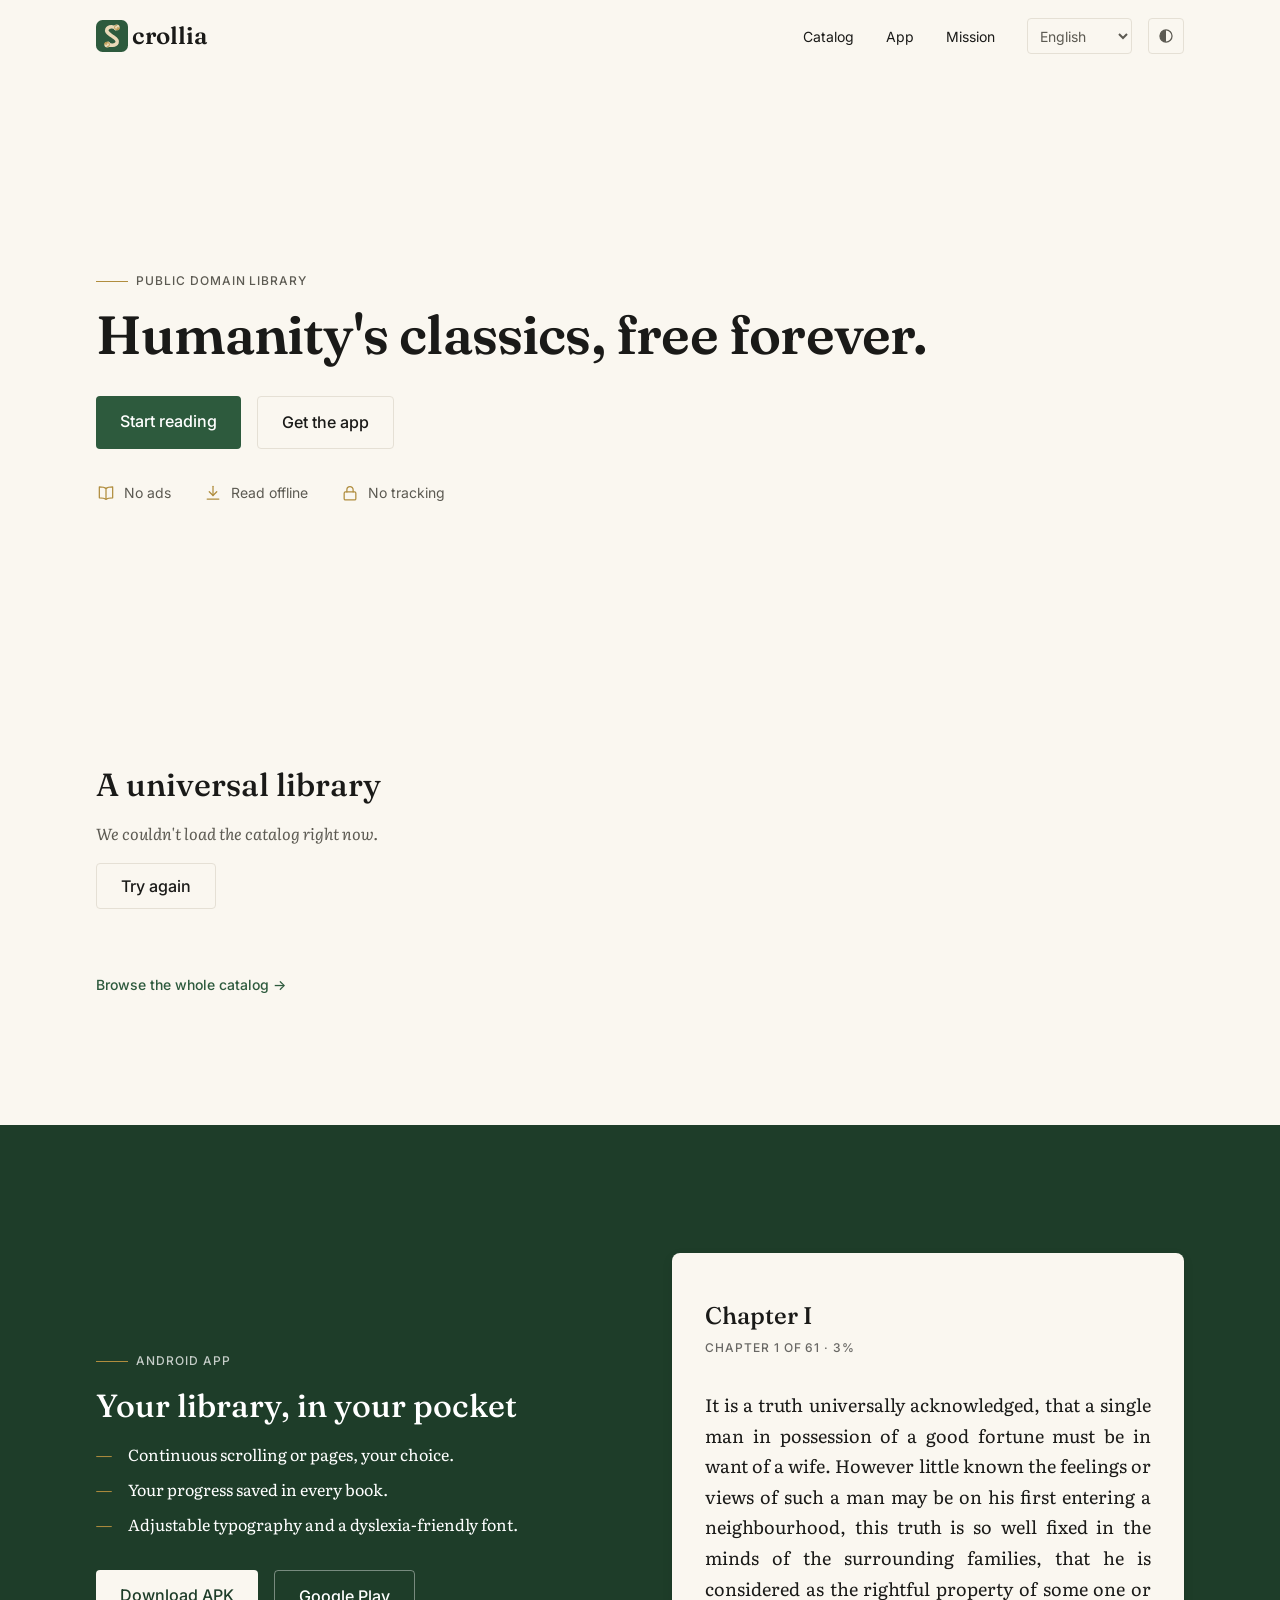
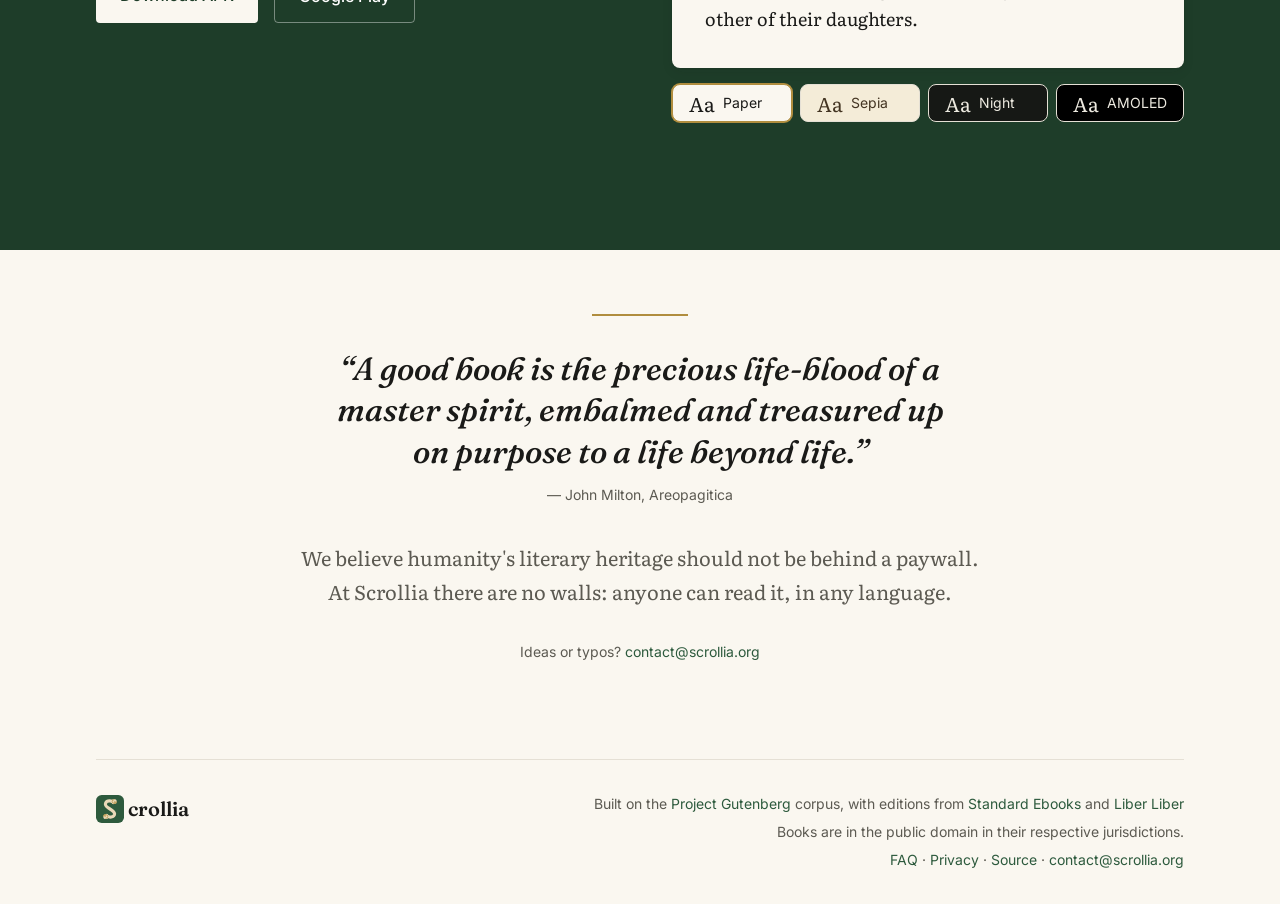
<file: index.html>
<!DOCTYPE html>
<html lang="es" data-i18n-description="meta.description">
<head>
  <meta charset="UTF-8">
  <meta name="viewport" content="width=device-width, initial-scale=1.0">
  <title>Scrollia</title>
  <meta name="description" content="Biblioteca libre de los clásicos universales. Lee en la web o en la app, sin anuncios, para siempre.">

  <meta name="scrollia-api" content="https://api.scrollia.org">
  <meta name="color-scheme" content="light dark">
  <meta name="theme-color" content="#FAF7F0" media="(prefers-color-scheme: light)">
  <meta name="theme-color" content="#161815" media="(prefers-color-scheme: dark)">

  <link rel="icon" href="assets/icons/favicon.svg" type="image/svg+xml">
  <link rel="icon" href="assets/icons/favicon-32.png" sizes="32x32" type="image/png">
  <link rel="apple-touch-icon" href="assets/icons/apple-touch-icon.png">
  <link rel="manifest" href="site.webmanifest">

  <meta property="og:type" content="website">
  <meta property="og:site_name" content="Scrollia">
  <meta property="og:title" content="Scrollia">
  <meta property="og:description" content="Biblioteca libre de los clásicos universales. Sin anuncios, para siempre.">
  <meta property="og:image" content="https://scrollia.org/assets/og-image.jpg">
  <meta property="og:image:width" content="1200">
  <meta property="og:image:height" content="630">
  <meta name="twitter:card" content="summary_large_image">

  <script type="application/ld+json">
  {
    "@context": "https://schema.org",
    "@graph": [
      {
        "@type": "Organization",
        "@id": "https://scrollia.org/#organization",
        "name": "Scrollia",
        "url": "https://scrollia.org/",
        "logo": "https://scrollia.org/assets/icons/icon-512.png",
        "sameAs": [
          "https://github.com/scrollia-org/scrollia-web",
          "https://github.com/scrollia-org/scrollia-android"
        ]
      },
      {
        "@type": "WebSite",
        "@id": "https://scrollia.org/#website",
        "name": "Scrollia",
        "url": "https://scrollia.org/",
        "description": "A free library of public-domain classics. No ads, no accounts.",
        "publisher": { "@id": "https://scrollia.org/#organization" },
        "inLanguage": ["es", "en", "fr", "de", "pt", "it", "zh"]
      }
    ]
  }
  </script>

  <script>
    (function () {
      var pref;
      try { pref = localStorage.getItem("scrollia-theme"); } catch (_) {}
      if (pref !== "light" && pref !== "dark" && pref !== "amoled" && pref !== "auto") {
        pref = "auto";
      }
      var theme = pref === "auto"
        ? (matchMedia("(prefers-color-scheme: dark)").matches ? "dark" : "light")
        : pref;
      var root = document.documentElement;
      root.dataset.themePref = pref;
      root.dataset.theme = theme;
    })();
  </script>

  <link rel="preload" href="assets/fonts/fraunces-semibold.woff2" as="font" type="font/woff2" crossorigin>
  <link rel="preload" href="assets/fonts/literata-regular.woff2" as="font" type="font/woff2" crossorigin>
  <link rel="stylesheet" href="fonts.css">
  <link rel="stylesheet" href="tokens.css?v=2">
  <link rel="stylesheet" href="styles.css?v=16">
</head>
<body>

  <a class="skip-link" href="#contenido" data-i18n="nav.skip">Saltar al contenido</a>

  <header class="nav">
    <a class="nav__logo" href="#" aria-label="Scrollia">
      <img src="assets/icons/favicon.svg" alt="" width="32" height="32">
      <span aria-hidden="true">crollia</span>
    </a>
    <nav class="nav__links" aria-label="Principal" data-i18n-aria="nav.label">
      <a href="catalog.html" data-i18n="nav.catalog">Catálogo</a>
      <a href="#app" data-i18n="nav.app">App</a>
      <a href="#mision" data-i18n="nav.mission">Misión</a>
    </nav>
    <div class="nav__tools">
      <select class="nav__lang" aria-label="Idioma" data-i18n-aria="nav.language">
        <option value="es" lang="es">Español</option>
        <option value="en" lang="en">English</option>
        <option value="fr" lang="fr">Français</option>
        <option value="de" lang="de">Deutsch</option>
        <option value="pt" lang="pt">Português</option>
        <option value="it" lang="it">Italiano</option>
        <option value="zh" lang="zh-Hans">中文</option>
      </select>
      <div class="theme-picker">
        <button type="button" class="nav__theme" aria-label="Tema" data-i18n-aria="nav.theme"
          aria-haspopup="listbox" aria-expanded="false" aria-controls="theme-menu">
          <svg class="icon icon--auto" viewBox="0 0 24 24" aria-hidden="true"><circle cx="12" cy="12" r="7.25"/><path class="icon__fill" d="M12 4.75a7.25 7.25 0 0 0 0 14.5z"/></svg>
          <svg class="icon icon--sun" viewBox="0 0 24 24" aria-hidden="true"><circle cx="12" cy="12" r="4"/><path d="M12 2.75v2M12 19.25v2M4.75 12h-2M21.25 12h-2M6.9 6.9 5.5 5.5M18.5 18.5l-1.4-1.4M6.9 17.1l-1.4 1.4M18.5 5.5l-1.4 1.4"/></svg>
          <svg class="icon icon--moon" viewBox="0 0 24 24" aria-hidden="true"><path d="M20 14.5A8 8 0 0 1 9.5 4a8 8 0 1 0 10.5 10.5z"/></svg>
          <svg class="icon icon--amoled" viewBox="0 0 24 24" aria-hidden="true"><circle cx="12" cy="12" r="7.25"/><circle class="icon__fill" cx="12" cy="12" r="4.5"/></svg>
        </button>
        <div class="theme-menu" id="theme-menu" role="listbox" hidden>
          <button type="button" class="theme-menu__option" role="option" data-theme-option="auto" aria-selected="false">
            <span class="theme-menu__swatch theme-menu__swatch--auto" aria-hidden="true"></span>
            <span data-i18n="nav.themeAuto">Automático</span>
          </button>
          <button type="button" class="theme-menu__option" role="option" data-theme-option="light" aria-selected="false">
            <span class="theme-menu__swatch theme-menu__swatch--light" aria-hidden="true"></span>
            <span data-i18n="nav.themeLight">Claro</span>
          </button>
          <button type="button" class="theme-menu__option" role="option" data-theme-option="dark" aria-selected="false">
            <span class="theme-menu__swatch theme-menu__swatch--dark" aria-hidden="true"></span>
            <span data-i18n="nav.themeDark">Oscuro</span>
          </button>
          <button type="button" class="theme-menu__option" role="option" data-theme-option="amoled" aria-selected="false">
            <span class="theme-menu__swatch theme-menu__swatch--amoled" aria-hidden="true"></span>
            <span data-i18n="nav.themeAmoled">AMOLED</span>
          </button>
        </div>
      </div>
    </div>
  </header>

  <main id="contenido">
    <!-- Continue reading: the reader's own books come before the catalog -->
    <section class="continue" aria-labelledby="seguir" hidden>
      <h2 id="seguir" class="caption" data-i18n="continue.title">Seguir leyendo</h2>
      <ol class="continue__rail"></ol>
    </section>

    <!-- Hero: prominent typography and original artwork for each edition -->
    <section class="hero">
      <div class="hero__text">
        <p class="caption" data-i18n="hero.kicker">Biblioteca de dominio público</p>
        <h1 data-i18n="hero.title">Los clásicos de la humanidad, gratis y para siempre.</h1>
        <div class="hero__actions">
          <a class="btn btn--primary" href="catalog.html" data-i18n="hero.ctaCatalog">Empezar a leer</a>
          <a class="btn btn--secondary" href="#app" data-i18n="hero.ctaApp">Descargar la app</a>
        </div>
        <!-- Key benefits beside the button, with fine 1.5px line icons -->
        <ul class="hero__proof">
          <li><svg class="hero__icon" viewBox="0 0 24 24" aria-hidden="true"><path d="M12 6.5C10.5 5.3 8.3 4.75 4 4.75v13c4.3 0 6.5.55 8 1.75 1.5-1.2 3.7-1.75 8-1.75v-13c-4.3 0-6.5.55-8 1.75z"/><path d="M12 6.5v13"/></svg><span data-i18n="feat.free.title">Sin anuncios</span></li>
          <li><svg class="hero__icon" viewBox="0 0 24 24" aria-hidden="true"><path d="M12 4v11"/><path d="m7.5 10.5 4.5 4.5 4.5-4.5"/><path d="M5 19.25h14"/></svg><span data-i18n="feat.offline.title">Lee sin conexión</span></li>
          <li><svg class="hero__icon" viewBox="0 0 24 24" aria-hidden="true"><rect x="5" y="10.75" width="14" height="9.5" rx="1.5"/><path d="M8.25 10.75V8a3.75 3.75 0 0 1 7.5 0v2.75"/></svg><span data-i18n="feat.private.title">Sin rastreo</span></li>
        </ul>
      </div>
      <!-- Covers of the most-read works, served by the API (/site) -->
      <div class="hero__covers" aria-hidden="true">
        <span class="cover-placeholder"></span>
        <span class="cover-placeholder"></span>
        <span class="cover-placeholder"></span>
      </div>
    </section>

    <!-- Catalog: book cards with covers -->
    <section id="catalogo" class="section">
      <h2 data-i18n="catalog.title">Una biblioteca universal</h2>
      <p class="catalog__count" data-i18n="catalog.loading">Cargando catálogo…</p>

      <!-- Loading placeholders, results, or an error with Retry -->
      <div class="shelf shelf--featured" aria-busy="true">
        <noscript><p class="shelf__message">Activa JavaScript para ver el catálogo.</p></noscript>
      </div>
      <div class="shelf__error" hidden>
        <p class="shelf__message" data-i18n="catalog.error">No pudimos cargar el catálogo ahora mismo.</p>
        <button type="button" class="btn btn--secondary" data-i18n="catalog.retry">Reintentar</button>
      </div>

      <section class="catalog__recent" aria-labelledby="recien" hidden>
        <h2 id="recien" class="caption" data-i18n="catalog.recent">Recién llegados</h2>
        <div class="shelf shelf--recent"></div>
        <a class="catalog__all" href="catalog.html?sort=added&amp;lang=all" data-i18n="catalog.recentAll">Ver las novedades</a>
      </section>

      <a class="catalog__all catalog__all--main" href="catalog.html" data-i18n="catalog.all">Ver todo el catálogo</a>
    </section>

    <!-- App: the reader preview itself is the control;
         the color band is the page's only visual break -->
    <div class="band">
    <section id="app" class="section section--app">
      <div class="app__text">
        <p class="caption" data-i18n="app.kicker">App para Android</p>
        <h2 data-i18n="app.title">Tu biblioteca, en el bolsillo</h2>
        <ul class="app__list">
          <li data-i18n="app.point1">Desplazamiento continuo o páginas, como prefieras.</li>
          <li data-i18n="app.point2">Tu progreso guardado en cada libro.</li>
          <li data-i18n="app.point3">Tipografía ajustable y modo para dislexia.</li>
        </ul>
        <div class="app__actions">
          <a class="btn btn--primary" href="https://github.com/scrollia-org/scrollia-android/releases/latest/download/Scrollia.apk" rel="noopener" data-i18n="app.download">Descargar APK</a>
          <a class="btn btn--secondary" href="https://play.google.com/store/apps/details?id=org.scrollia.app&amp;pcampaignid=web_share" rel="noopener" data-i18n="app.play">Google Play</a>
        </div>
      </div>

      <div class="reader-demo" data-reader-theme="paper">
        <div class="reader-demo__page">
          <p class="reader-demo__chapter" data-i18n="app.readerChapter">Capítulo primero</p>
          <p class="reader-demo__meta" data-i18n="app.readerMeta">Capítulo 1 de 52 · 3 %</p>
          <p class="reader-demo__text" data-i18n="app.readerText">En un lugar de la Mancha, de cuyo nombre no quiero acordarme, no ha mucho tiempo que vivía un hidalgo de los de lanza en astillero, adarga antigua, rocín flaco y galgo corredor. Una olla de algo más vaca que carnero, salpicón las más noches, duelos y quebrantos los sábados, lantejas los viernes, algún palomino de añadidura los domingos, consumían las tres partes de su hacienda.</p>
        </div>
        <div class="reader-demo__themes" role="radiogroup" aria-label="Tema de lectura" data-i18n-aria="app.themeLabel">
          <button type="button" role="radio" aria-checked="true" class="swatch" data-reader-theme="paper" data-reader-option="paper">
            <span class="swatch__sample" aria-hidden="true">Aa</span>
            <span data-i18n="app.themePaper">Papel</span>
          </button>
          <button type="button" role="radio" aria-checked="false" class="swatch" data-reader-theme="sepia" data-reader-option="sepia">
            <span class="swatch__sample" aria-hidden="true">Aa</span>
            <span data-i18n="app.themeSepia">Sepia</span>
          </button>
          <button type="button" role="radio" aria-checked="false" class="swatch" data-reader-theme="night" data-reader-option="night">
            <span class="swatch__sample" aria-hidden="true">Aa</span>
            <span data-i18n="app.themeNight">Nocturno</span>
          </button>
          <button type="button" role="radio" aria-checked="false" class="swatch" data-reader-theme="amoled" data-reader-option="amoled">
            <span class="swatch__sample" aria-hidden="true">Aa</span>
            <span data-i18n="app.themeAmoled">AMOLED</span>
          </button>
        </div>
      </div>
    </section>
    </div>

    <!-- Mission -->
    <section id="mision" class="section section--mision">
      <blockquote class="quote">
        <p data-i18n="mission.quote">«El que lee mucho y anda mucho, ve mucho y sabe mucho.»</p>
        <cite data-i18n="mission.quoteCite">— Miguel de Cervantes, Don Quijote</cite>
      </blockquote>
      <p class="section__intro" data-i18n="mission.text">Creemos que el patrimonio literario de la humanidad no debe estar tras un muro de pago. En Scrollia no hay muros: cualquier persona puede leerlo, en cualquier idioma.</p>
      <p class="mission__contact" data-i18n="mission.contact">¿Ideas o erratas? <a href="mailto:contact@scrollia.org">contact@scrollia.org</a></p>
    </section>
  </main>

  <footer class="footer">
    <div class="footer__brand">
      <img src="assets/icons/favicon.svg" alt="Scrollia" width="28" height="28">
      <span aria-hidden="true">crollia</span>
    </div>
    <div class="footer__text">
      <p data-i18n="footer.built">Construido sobre el corpus del <a href="https://www.gutenberg.org" rel="noopener">Project Gutenberg</a>, con ediciones de <a href="https://standardebooks.org" rel="noopener">Standard Ebooks</a> y <a href="https://www.liberliber.it" rel="noopener">Liber Liber</a></p>
      <p class="fine" data-i18n="footer.legal">Los libros son de dominio público en sus jurisdicciones correspondientes.</p>
      <p class="fine"><a href="faq/" data-i18n="footer.faq">Preguntas frecuentes</a> · <a href="privacy/" data-i18n="footer.privacy">Privacidad</a> · <a href="https://github.com/scrollia-org" rel="noopener" data-i18n="footer.code">Código</a> · <a href="mailto:contact@scrollia.org">contact@scrollia.org</a></p>
    </div>
  </footer>

  <script src="i18n.js?v=2"></script>
  <script src="app.js"></script>
  <script type="module" src="catalog.js"></script>
  <script type="module" src="continue.js"></script>
</body>
</html>
</file>
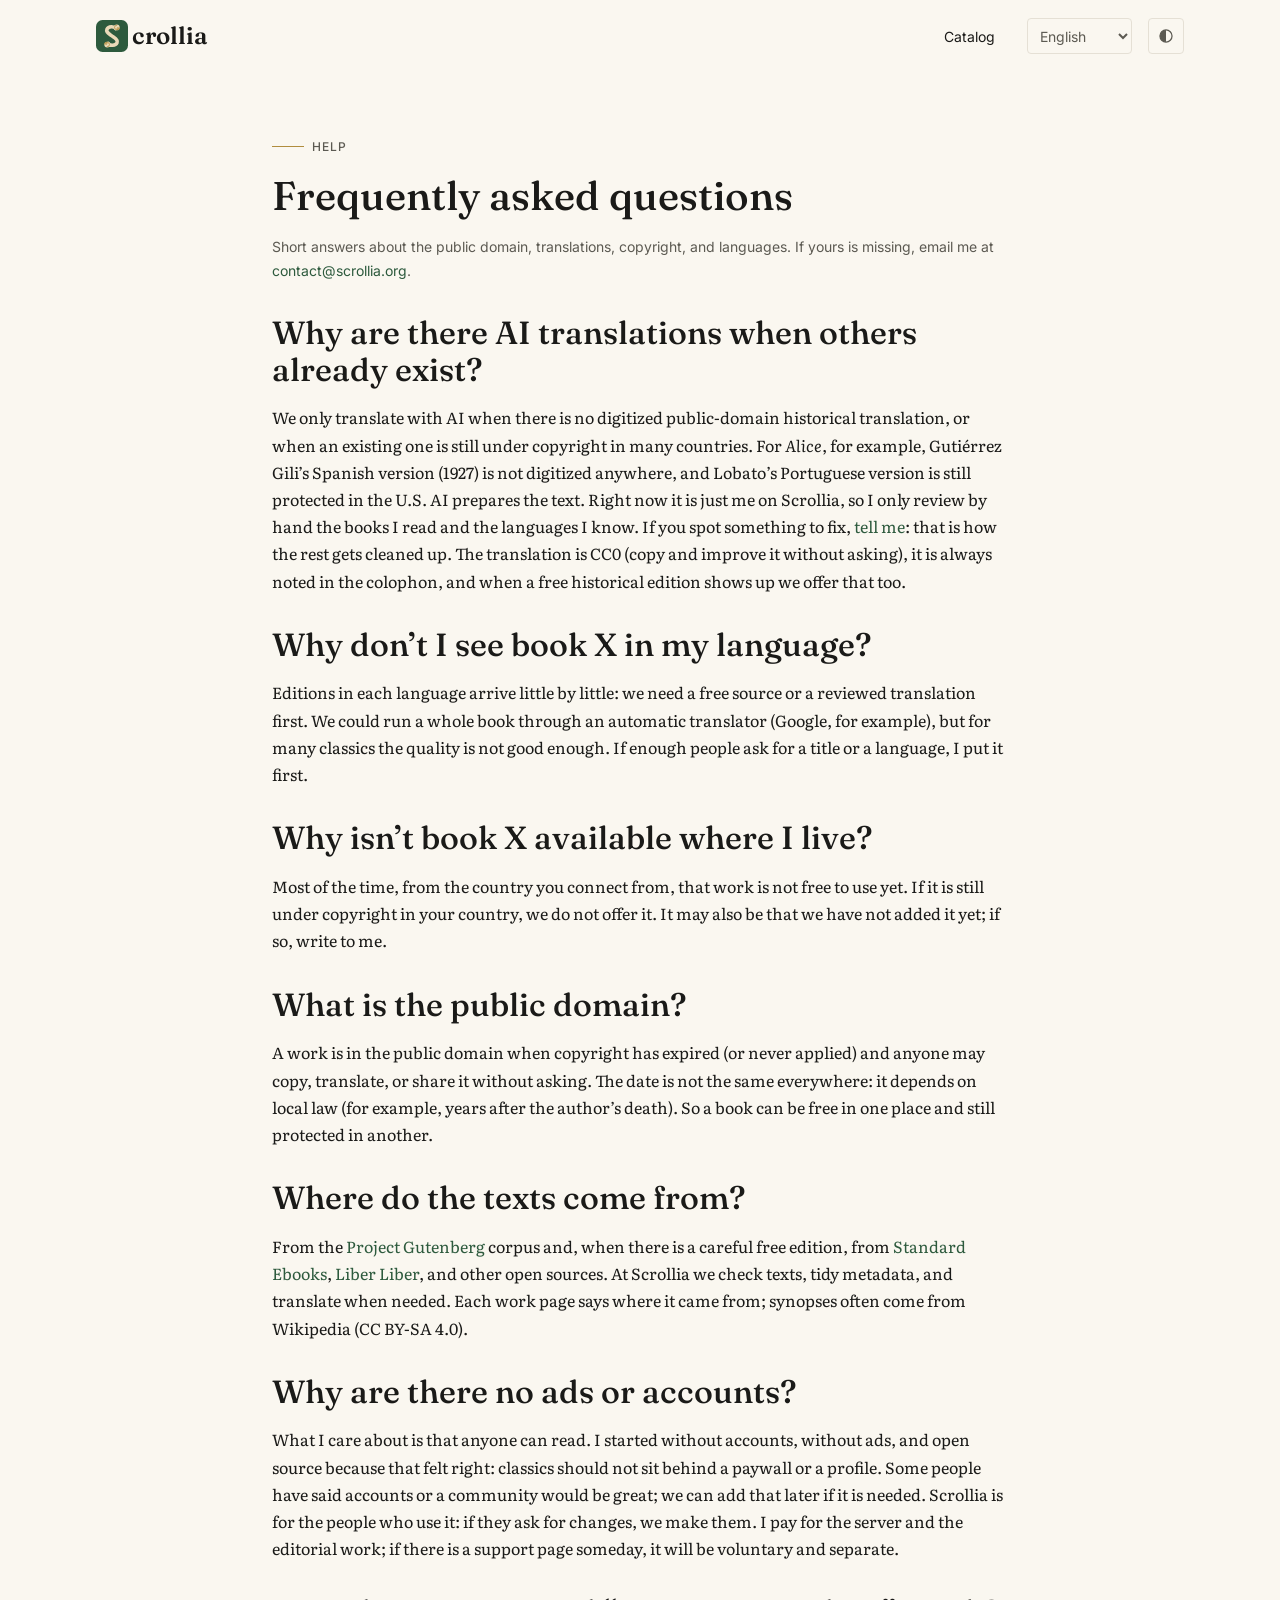
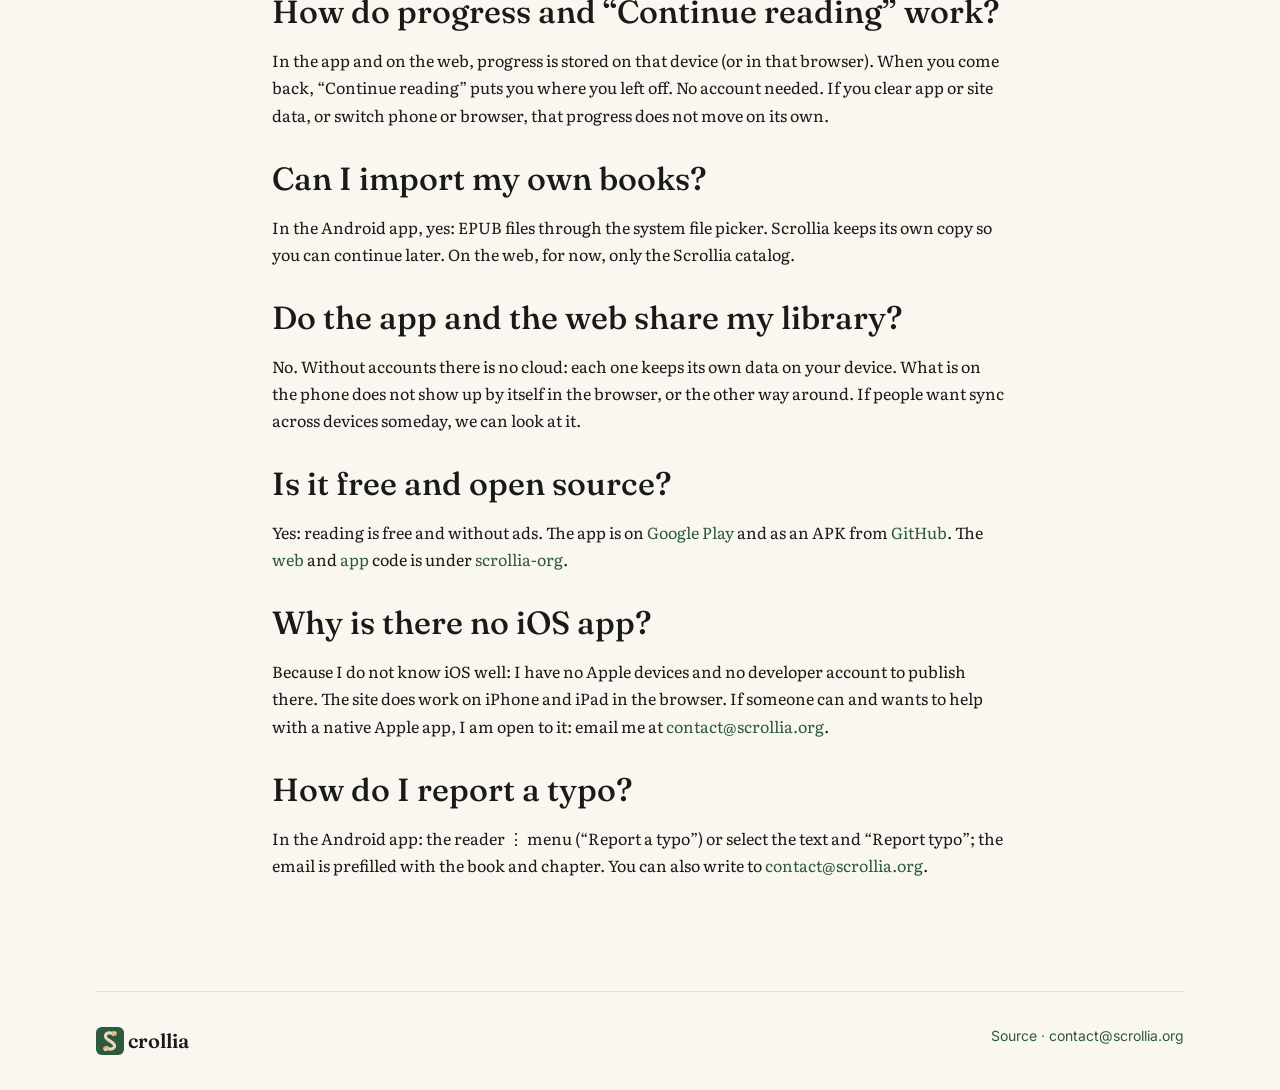
<file: faq/index.html>
<!DOCTYPE html>
<html lang="es" data-i18n-base="../lang" data-i18n-title="faq.docTitle" data-i18n-description="faq.description">
<head>
  <meta charset="UTF-8">
  <meta name="viewport" content="width=device-width, initial-scale=1.0">
  <title>Preguntas frecuentes - Scrollia</title>
  <meta name="description" content="Preguntas frecuentes sobre Scrollia: traducciones, derechos e idiomas.">
  <meta name="color-scheme" content="light dark">
  <link rel="icon" href="../assets/icons/favicon.svg" type="image/svg+xml">
  <script>
    (function () {
      var pref;
      try { pref = localStorage.getItem("scrollia-theme"); } catch (_) {}
      if (pref !== "light" && pref !== "dark" && pref !== "amoled" && pref !== "auto") {
        pref = "auto";
      }
      var theme = pref === "auto"
        ? (matchMedia("(prefers-color-scheme: dark)").matches ? "dark" : "light")
        : pref;
      var root = document.documentElement;
      root.dataset.themePref = pref;
      root.dataset.theme = theme;
    })();
  </script>
  <link rel="stylesheet" href="../fonts.css">
  <link rel="stylesheet" href="../tokens.css?v=2">
  <link rel="stylesheet" href="../styles.css?v=16">
</head>
<body>
  <a class="skip-link" href="#contenido" data-i18n="nav.skip">Saltar al contenido</a>
  <header class="nav">
    <a class="nav__logo" href="../" aria-label="Scrollia">
      <img src="../assets/icons/favicon.svg" alt="" width="32" height="32">
      <span aria-hidden="true">crollia</span>
    </a>
    <nav class="nav__links" aria-label="Ayuda" data-i18n-aria="faq.navLabel">
      <a href="../catalog.html" data-i18n="nav.catalog">Catálogo</a>
    </nav>
    <div class="nav__tools">
      <select class="nav__lang" aria-label="Idioma" data-i18n-aria="nav.language">
        <option value="es" lang="es">Español</option>
        <option value="en" lang="en">English</option>
        <option value="fr" lang="fr">Français</option>
        <option value="de" lang="de">Deutsch</option>
        <option value="pt" lang="pt">Português</option>
        <option value="it" lang="it">Italiano</option>
        <option value="zh" lang="zh-Hans">中文</option>
      </select>
      <div class="theme-picker">
        <button type="button" class="nav__theme" aria-label="Tema" data-i18n-aria="nav.theme"
          aria-haspopup="listbox" aria-expanded="false" aria-controls="theme-menu">
          <svg class="icon icon--auto" viewBox="0 0 24 24" aria-hidden="true"><circle cx="12" cy="12" r="7.25"/><path class="icon__fill" d="M12 4.75a7.25 7.25 0 0 0 0 14.5z"/></svg>
          <svg class="icon icon--sun" viewBox="0 0 24 24" aria-hidden="true"><circle cx="12" cy="12" r="4"/><path d="M12 2.75v2M12 19.25v2M4.75 12h-2M21.25 12h-2M6.9 6.9 5.5 5.5M18.5 18.5l-1.4-1.4M6.9 17.1l-1.4 1.4M18.5 5.5l-1.4 1.4"/></svg>
          <svg class="icon icon--moon" viewBox="0 0 24 24" aria-hidden="true"><path d="M20 14.5A8 8 0 0 1 9.5 4a8 8 0 1 0 10.5 10.5z"/></svg>
          <svg class="icon icon--amoled" viewBox="0 0 24 24" aria-hidden="true"><circle cx="12" cy="12" r="7.25"/><circle class="icon__fill" cx="12" cy="12" r="4.5"/></svg>
        </button>
        <div class="theme-menu" id="theme-menu" role="listbox" hidden>
          <button type="button" class="theme-menu__option" role="option" data-theme-option="auto" aria-selected="false">
            <span class="theme-menu__swatch theme-menu__swatch--auto" aria-hidden="true"></span>
            <span data-i18n="nav.themeAuto">Automático</span>
          </button>
          <button type="button" class="theme-menu__option" role="option" data-theme-option="light" aria-selected="false">
            <span class="theme-menu__swatch theme-menu__swatch--light" aria-hidden="true"></span>
            <span data-i18n="nav.themeLight">Claro</span>
          </button>
          <button type="button" class="theme-menu__option" role="option" data-theme-option="dark" aria-selected="false">
            <span class="theme-menu__swatch theme-menu__swatch--dark" aria-hidden="true"></span>
            <span data-i18n="nav.themeDark">Oscuro</span>
          </button>
          <button type="button" class="theme-menu__option" role="option" data-theme-option="amoled" aria-selected="false">
            <span class="theme-menu__swatch theme-menu__swatch--amoled" aria-hidden="true"></span>
            <span data-i18n="nav.themeAmoled">AMOLED</span>
          </button>
        </div>
      </div>
    </div>
  </header>

  <main id="contenido" class="section legal">
    <p class="caption" data-i18n="faq.caption">Ayuda</p>
    <h1 data-i18n="faq.heading">Preguntas frecuentes</h1>
    <p class="legal__meta" data-i18n="faq.intro">Respuestas cortas sobre dominio público, traducciones, derechos e idiomas. Si falta la tuya, escríbeme a <a href="mailto:contact@scrollia.org">contact@scrollia.org</a>.</p>

    <section>
      <h2 data-i18n="faq.aiTitle">¿Por qué hay traducciones con IA si ya existen otras?</h2>
      <p data-i18n="faq.ai">Solo traducimos con IA cuando no hay una traducción histórica de dominio público digitalizada, o cuando la que existe sigue con derechos en muchos países. Por ejemplo, en <em>Alicia</em> la española de Gutiérrez Gili (1927) no está digitalizada en ninguna parte, y la portuguesa de Lobato sigue protegida en EE. UU. La IA prepara el texto. Hoy solo estoy yo con Scrollia, así que reviso a mano las obras que leo y los idiomas que conozco. Si ves algo que se puede mejorar, <a href="mailto:contact@scrollia.org">avísame</a>: con eso se pule el resto. La traducción es CC0 (se puede copiar y mejorar sin pedir permiso), siempre se indica en el colofón, y cuando hay una histórica libre también la ofrecemos.</p>

      <h2 data-i18n="faq.langTitle">¿Por qué no veo el libro X en mi idioma?</h2>
      <p data-i18n="faq.lang">Las ediciones en cada lengua salen poco a poco: hace falta una fuente libre o una traducción revisada. Se podría pasar un libro entero por un traductor automático (por ejemplo Google), pero en muchos clásicos la calidad no da. Si piden mucho un título o un idioma, lo priorizo.</p>

      <h2 data-i18n="faq.placeTitle">¿Por qué no está disponible el libro X donde vivo?</h2>
      <p data-i18n="faq.place">Lo más habitual es que, desde el país en el que te conectas, esa obra aún no sea de uso libre. Si en tu país el libro sigue con derechos, no lo ofrecemos. También puede ser que aún no lo hayamos metido; en ese caso, escríbeme.</p>

      <h2 data-i18n="faq.pdTitle">¿Qué es el dominio público?</h2>
      <p data-i18n="faq.pd">Una obra es de dominio público cuando los derechos de autor ya caducaron (o nunca existieron) y cualquiera puede copiarla, traducirla o compartirla sin pedir permiso. La fecha cambia según el país: depende de la ley local (por ejemplo, años desde la muerte del autor). Por eso un libro puede ser libre en un sitio y seguir protegido en otro.</p>

      <h2 data-i18n="faq.sourceTitle">¿De dónde salen los textos?</h2>
      <p data-i18n="faq.source">Del corpus de <a href="https://www.gutenberg.org" rel="noopener">Project Gutenberg</a> y, si hay edición cuidada libre, de <a href="https://standardebooks.org" rel="noopener">Standard Ebooks</a>, <a href="https://www.liberliber.it" rel="noopener">Liber Liber</a> y otras fuentes abiertas. En Scrollia revisamos, unificamos metadatos y, si hace falta, traducimos. Cada ficha dice de dónde sale; las sinopsis suelen venir de Wikipedia (CC BY-SA 4.0).</p>

      <h2 data-i18n="faq.adsTitle">¿Por qué no hay anuncios ni cuentas?</h2>
      <p data-i18n="faq.ads">Lo que me importa de verdad es que cualquiera pueda leer. Empecé sin cuentas, sin anuncios y en abierto porque me parecía bien: los clásicos no deberían estar detrás de un paywall ni de un perfil. Hay quien ha dicho que cuentas o una comunidad irían genial; se puede añadir después si hace falta. Scrollia es de la gente que la usa: si piden cambios, se hacen. El servidor y el trabajo editorial los pago yo; si algún día hay una página de apoyo, será voluntaria y aparte.</p>

      <h2 data-i18n="faq.progressTitle">¿Cómo funciona el progreso y «Seguir leyendo»?</h2>
      <p data-i18n="faq.progress">En la app y en la web el progreso se guarda en ese dispositivo (o en ese navegador). Cuando vuelves, «Seguir leyendo» te deja donde estabas. No hace falta cuenta. Si borras los datos de la app o del sitio, o cambias de teléfono o de navegador, ese progreso no se mueve solo.</p>

      <h2 data-i18n="faq.importTitle">¿Puedo importar mis propios libros?</h2>
      <p data-i18n="faq.import">En la app Android, sí: EPUB con el selector de archivos del sistema. Scrollia guarda su propia copia para que puedas seguir después. En la web, de momento, solo el catálogo de Scrollia.</p>

      <h2 data-i18n="faq.syncTitle">¿La app y la web comparten mi biblioteca?</h2>
      <p data-i18n="faq.sync">No. Sin cuentas no hay nube: cada una guarda lo suyo en tu dispositivo. Lo del teléfono no aparece solo en el navegador, ni al revés. Si algún día la gente quiere sincronizar entre aparatos, se mira.</p>

      <h2 data-i18n="faq.freeTitle">¿Es gratis y de código abierto?</h2>
      <p data-i18n="faq.free">Sí: leer es gratis y sin anuncios. La app está en <a href="https://play.google.com/store/apps/details?id=org.scrollia.app&amp;pcampaignid=web_share" rel="noopener">Google Play</a> y como APK en <a href="https://github.com/scrollia-org/scrollia-android/releases/latest" rel="noopener">GitHub</a>. El código de la <a href="https://github.com/scrollia-org/scrollia-web" rel="noopener">web</a> y de la <a href="https://github.com/scrollia-org/scrollia-android" rel="noopener">app</a> está en <a href="https://github.com/scrollia-org" rel="noopener">scrollia-org</a>.</p>

      <h2 data-i18n="faq.iosTitle">¿Por qué no hay app para iOS?</h2>
      <p data-i18n="faq.ios">Porque no conozco bien iOS: no tengo dispositivos Apple ni cuenta de desarrollador para publicar ahí. La web sí va en iPhone y iPad desde el navegador. Si alguien puede y quiere ayudar con una app nativa para Apple, estoy abierto: escríbeme a <a href="mailto:contact@scrollia.org">contact@scrollia.org</a>.</p>

      <h2 data-i18n="faq.typoTitle">¿Cómo aviso de una errata?</h2>
      <p data-i18n="faq.typo">En la app Android: menú ⋮ del lector («Avisar de una errata») o selecciona el texto y «Avisar errata»; el correo se rellena con la obra y el capítulo. También puedes escribir a <a href="mailto:contact@scrollia.org">contact@scrollia.org</a>.</p>
    </section>
  </main>

  <footer class="footer">
    <a class="footer__brand" href="../" aria-label="Scrollia"><img src="../assets/icons/favicon.svg" alt="" width="28" height="28"><span aria-hidden="true">crollia</span></a>
    <p class="footer__text"><a href="https://github.com/scrollia-org" rel="noopener" data-i18n="footer.code">Código</a> · <a href="mailto:contact@scrollia.org">contact@scrollia.org</a></p>
  </footer>

  <script src="../i18n.js"></script>
  <script src="../app.js"></script>
</body>
</html>
</file>
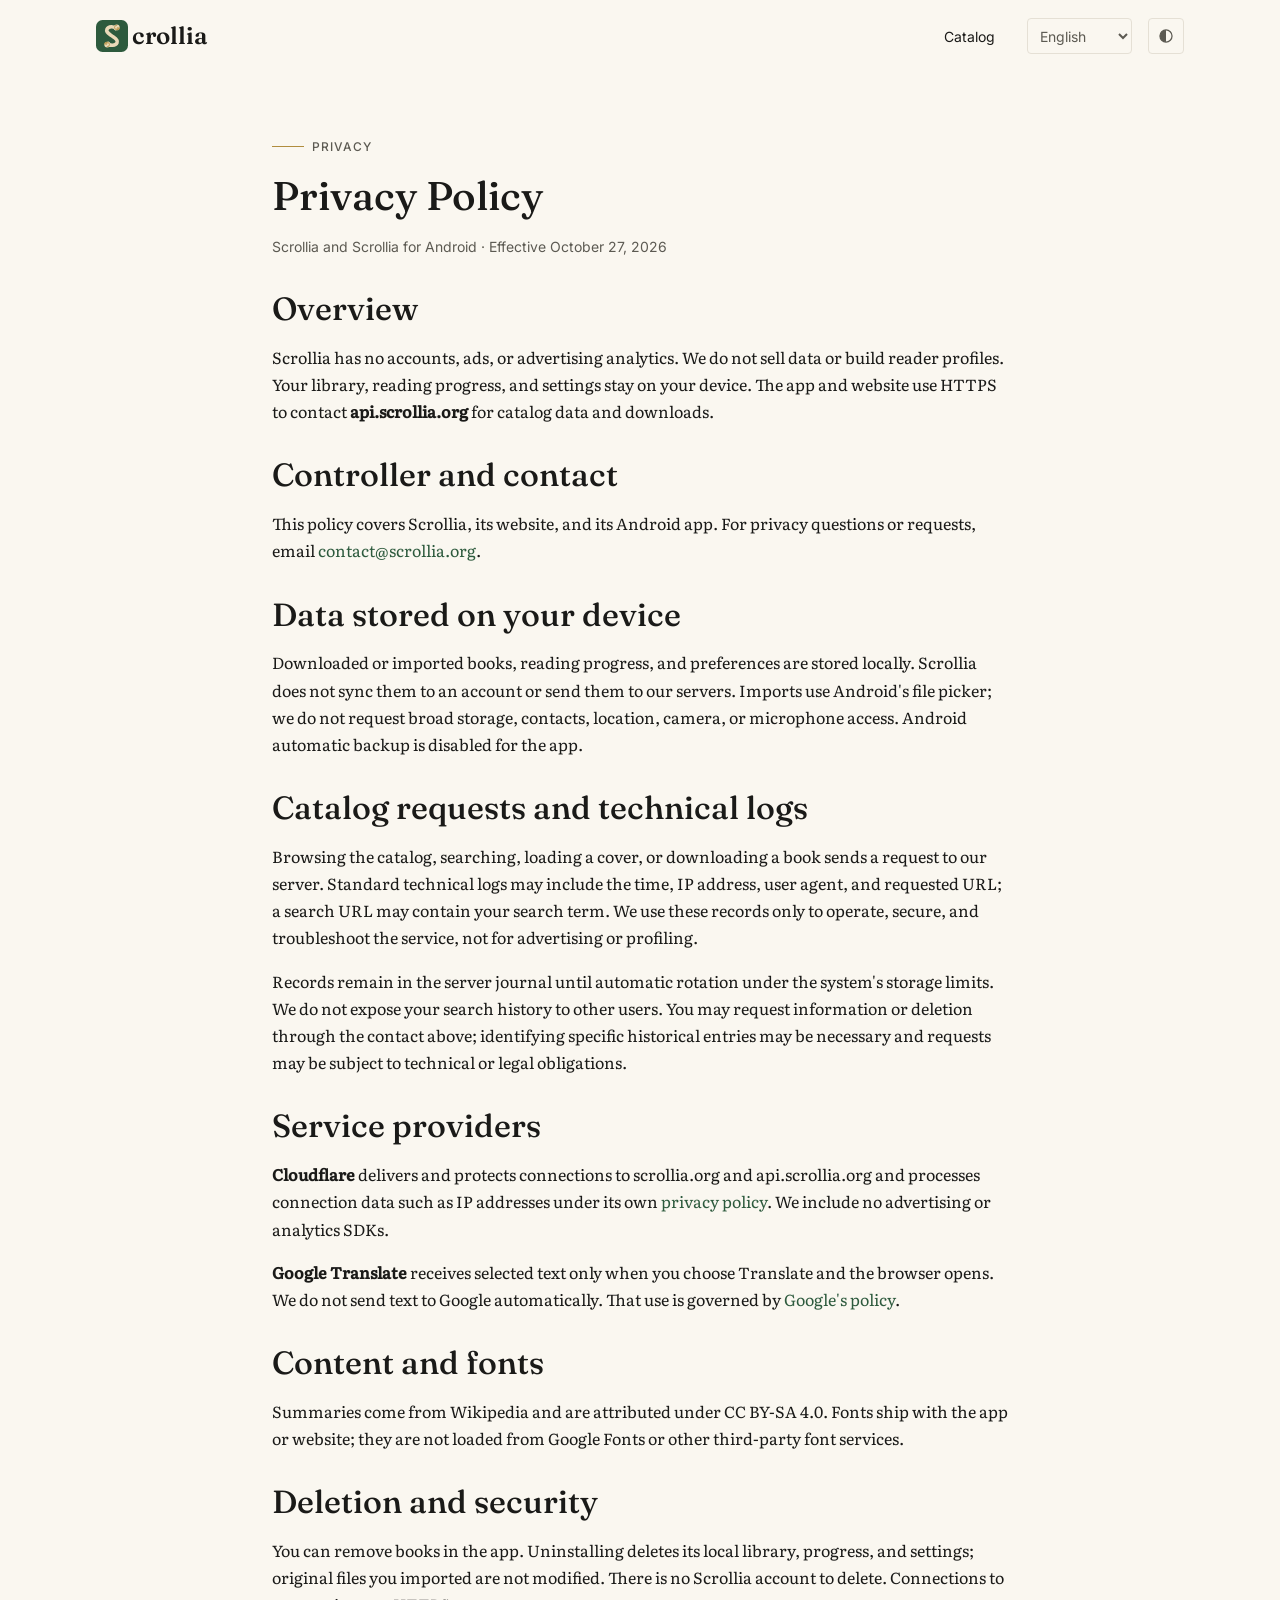
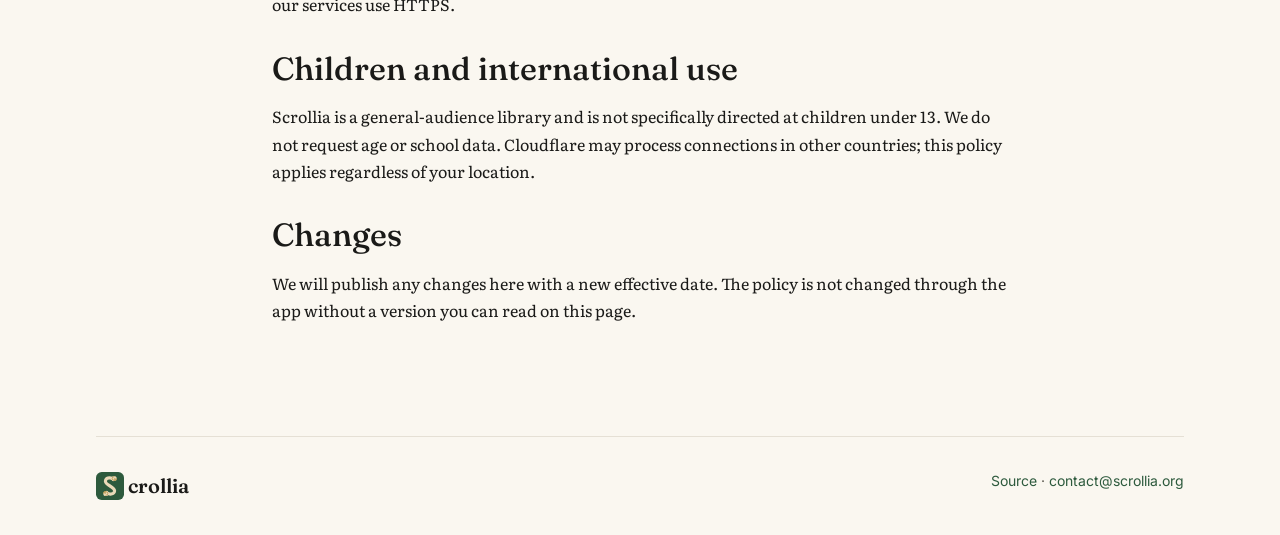
<file: privacy/index.html>
<!DOCTYPE html>
<html lang="es" data-i18n-base="../lang" data-i18n-title="privacy.docTitle" data-i18n-description="privacy.description">
<head>
  <meta charset="UTF-8">
  <meta name="viewport" content="width=device-width, initial-scale=1.0">
  <title>Privacidad — Scrollia</title>
  <meta name="description" content="Política de privacidad de Scrollia y Scrollia para Android.">
  <meta name="color-scheme" content="light dark">
  <link rel="icon" href="../assets/icons/favicon.svg" type="image/svg+xml">
  <script>
    (function () {
      var pref;
      try { pref = localStorage.getItem("scrollia-theme"); } catch (_) {}
      if (pref !== "light" && pref !== "dark" && pref !== "amoled" && pref !== "auto") {
        pref = "auto";
      }
      var theme = pref === "auto"
        ? (matchMedia("(prefers-color-scheme: dark)").matches ? "dark" : "light")
        : pref;
      var root = document.documentElement;
      root.dataset.themePref = pref;
      root.dataset.theme = theme;
    })();
  </script>
  <link rel="stylesheet" href="../fonts.css">
  <link rel="stylesheet" href="../tokens.css?v=2">
  <link rel="stylesheet" href="../styles.css?v=16">
</head>
<body>
  <a class="skip-link" href="#contenido" data-i18n="nav.skip">Saltar al contenido</a>
  <header class="nav">
    <a class="nav__logo" href="../" aria-label="Scrollia">
      <img src="../assets/icons/favicon.svg" alt="" width="32" height="32">
      <span aria-hidden="true">crollia</span>
    </a>
    <nav class="nav__links" aria-label="Legal" data-i18n-aria="privacy.navLegal">
      <a href="../catalog.html" data-i18n="nav.catalog">Catálogo</a>
    </nav>
    <div class="nav__tools">
      <select class="nav__lang" aria-label="Idioma" data-i18n-aria="nav.language">
        <option value="es" lang="es">Español</option>
        <option value="en" lang="en">English</option>
        <option value="fr" lang="fr">Français</option>
        <option value="de" lang="de">Deutsch</option>
        <option value="pt" lang="pt">Português</option>
        <option value="it" lang="it">Italiano</option>
        <option value="zh" lang="zh-Hans">中文</option>
      </select>
      <div class="theme-picker">
        <button type="button" class="nav__theme" aria-label="Tema" data-i18n-aria="nav.theme"
          aria-haspopup="listbox" aria-expanded="false" aria-controls="theme-menu">
          <svg class="icon icon--auto" viewBox="0 0 24 24" aria-hidden="true"><circle cx="12" cy="12" r="7.25"/><path class="icon__fill" d="M12 4.75a7.25 7.25 0 0 0 0 14.5z"/></svg>
          <svg class="icon icon--sun" viewBox="0 0 24 24" aria-hidden="true"><circle cx="12" cy="12" r="4"/><path d="M12 2.75v2M12 19.25v2M4.75 12h-2M21.25 12h-2M6.9 6.9 5.5 5.5M18.5 18.5l-1.4-1.4M6.9 17.1l-1.4 1.4M18.5 5.5l-1.4 1.4"/></svg>
          <svg class="icon icon--moon" viewBox="0 0 24 24" aria-hidden="true"><path d="M20 14.5A8 8 0 0 1 9.5 4a8 8 0 1 0 10.5 10.5z"/></svg>
          <svg class="icon icon--amoled" viewBox="0 0 24 24" aria-hidden="true"><circle cx="12" cy="12" r="7.25"/><circle class="icon__fill" cx="12" cy="12" r="4.5"/></svg>
        </button>
        <div class="theme-menu" id="theme-menu" role="listbox" hidden>
          <button type="button" class="theme-menu__option" role="option" data-theme-option="auto" aria-selected="false">
            <span class="theme-menu__swatch theme-menu__swatch--auto" aria-hidden="true"></span>
            <span data-i18n="nav.themeAuto">Automático</span>
          </button>
          <button type="button" class="theme-menu__option" role="option" data-theme-option="light" aria-selected="false">
            <span class="theme-menu__swatch theme-menu__swatch--light" aria-hidden="true"></span>
            <span data-i18n="nav.themeLight">Claro</span>
          </button>
          <button type="button" class="theme-menu__option" role="option" data-theme-option="dark" aria-selected="false">
            <span class="theme-menu__swatch theme-menu__swatch--dark" aria-hidden="true"></span>
            <span data-i18n="nav.themeDark">Oscuro</span>
          </button>
          <button type="button" class="theme-menu__option" role="option" data-theme-option="amoled" aria-selected="false">
            <span class="theme-menu__swatch theme-menu__swatch--amoled" aria-hidden="true"></span>
            <span data-i18n="nav.themeAmoled">AMOLED</span>
          </button>
        </div>
      </div>
    </div>
  </header>

  <main id="contenido" class="section legal">
    <p class="caption" data-i18n="privacy.caption">Privacidad</p>
    <h1 data-i18n="privacy.heading">Política de privacidad</h1>
    <p class="legal__meta" data-i18n="privacy.meta">Scrollia y Scrollia para Android · Vigente desde el 27 de octubre de 2026</p>

    <section>
      <h2 data-i18n="privacy.summaryTitle">Resumen</h2>
      <p data-i18n="privacy.summary">Scrollia no tiene cuentas, anuncios ni analítica publicitaria. No vendemos datos ni creamos perfiles de lectores. La biblioteca, el progreso y los ajustes se guardan en tu dispositivo. Para ofrecer el catálogo y las descargas, la app y la web se comunican con <strong>api.scrollia.org</strong> mediante HTTPS.</p>

      <h2 data-i18n="privacy.controllerTitle">Responsable y contacto</h2>
      <p data-i18n="privacy.controller">Esta política se aplica a Scrollia, su sitio web y su aplicación Android. Para preguntas o solicitudes de privacidad, escribe a <a href="mailto:contact@scrollia.org">contact@scrollia.org</a>.</p>

      <h2 data-i18n="privacy.deviceTitle">Datos que permanecen en tu dispositivo</h2>
      <p data-i18n="privacy.device">Los libros descargados o importados, el progreso de lectura y las preferencias se almacenan localmente. Scrollia no los sincroniza con una cuenta ni los envía a nuestros servidores. La importación usa el selector de archivos de Android; no pedimos acceso general al almacenamiento, contactos, ubicación, cámara o micrófono. La app no activa la copia de seguridad automática de Android.</p>

      <h2 data-i18n="privacy.logsTitle">Solicitudes al catálogo y registros técnicos</h2>
      <p data-i18n="privacy.logs1">Al consultar el catálogo, buscar una obra, ver una portada o descargar un libro, tu dispositivo transmite la solicitud a nuestro servidor. Como ocurre en un servicio web habitual, los registros técnicos pueden incluir fecha, dirección IP, agente de usuario y URL solicitada; una URL de búsqueda puede contener el término escrito. Usamos estos registros únicamente para operar, proteger y diagnosticar el servicio, no para publicidad ni perfiles.</p>
      <p data-i18n="privacy.logs2">Los registros se conservan en el journal del servidor hasta su rotación automática por los límites de almacenamiento del sistema. No ofrecemos un historial de búsqueda a otros usuarios. Puedes solicitar información o eliminación mediante el contacto indicado; la eliminación de registros históricos puede requerir identificar entradas concretas y está sujeta a obligaciones técnicas o legales.</p>

      <h2 data-i18n="privacy.providersTitle">Proveedores</h2>
      <p data-i18n="privacy.providers1"><strong>Cloudflare</strong> distribuye y protege la conexión a scrollia.org y api.scrollia.org, por lo que procesa datos de conexión como la dirección IP conforme a su propia <a href="https://www.cloudflare.com/privacypolicy/" rel="noopener">política de privacidad</a>. No incluimos SDK publicitarios ni de analítica.</p>
      <p data-i18n="privacy.providers2"><strong>Google Translate</strong> solo recibe el texto que decidas traducir cuando pulsas esa acción y se abre el navegador. No enviamos texto a Google automáticamente. Ese uso se rige por la <a href="https://policies.google.com/privacy" rel="noopener">política de Google</a>.</p>

      <h2 data-i18n="privacy.contentTitle">Contenido y fuentes</h2>
      <p data-i18n="privacy.content">Las sinopsis proceden de Wikipedia y se atribuyen bajo CC BY-SA 4.0. Las fuentes tipográficas se distribuyen con la app o el sitio; no se cargan desde Google Fonts ni otros servidores de terceros.</p>

      <h2 data-i18n="privacy.deletionTitle">Eliminación y seguridad</h2>
      <p data-i18n="privacy.deletion">Puedes borrar libros desde la app. Al desinstalarla, Android elimina su biblioteca, progreso y ajustes locales; los archivos originales que importaste no se modifican. No existe una cuenta Scrollia que eliminar. Las conexiones a nuestros servicios usan HTTPS.</p>

      <h2 data-i18n="privacy.childrenTitle">Menores y alcance internacional</h2>
      <p data-i18n="privacy.children">Scrollia es una biblioteca para público general y no está dirigida específicamente a menores de 13 años. No solicitamos edad ni datos escolares. Cloudflare puede procesar conexiones en otros países; aplicamos esta política con independencia de tu ubicación.</p>

      <h2 data-i18n="privacy.changesTitle">Cambios</h2>
      <p data-i18n="privacy.changes">Publicaremos cualquier cambio en esta página con una nueva fecha de vigencia. La política no se modifica mediante la app sin que puedas consultarla aquí.</p>
    </section>
  </main>

  <footer class="footer">
    <a class="footer__brand" href="../" aria-label="Scrollia"><img src="../assets/icons/favicon.svg" alt="" width="28" height="28"><span aria-hidden="true">crollia</span></a>
    <p class="footer__text"><a href="https://github.com/scrollia-org" rel="noopener" data-i18n="footer.code">Código</a> · <a href="mailto:contact@scrollia.org">contact@scrollia.org</a></p>
  </footer>

  <script src="../i18n.js"></script>
  <script src="../app.js"></script>
</body>
</html>
</file>
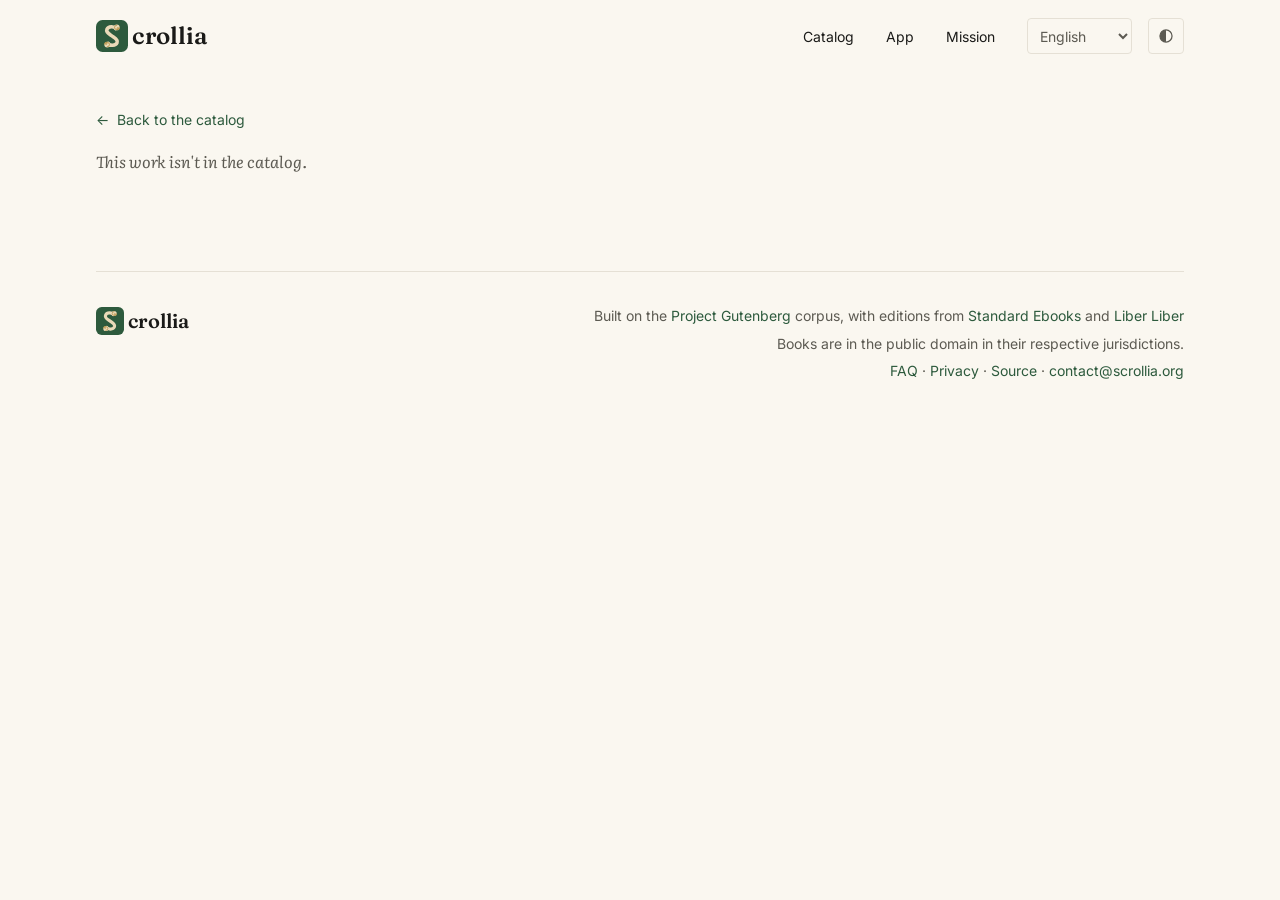
<file: book.html>
<!DOCTYPE html>
<html lang="es">
<head>
  <meta charset="UTF-8">
  <meta name="viewport" content="width=device-width, initial-scale=1.0">
  <title>Scrollia</title>
  <meta name="description" content="">

  <meta name="scrollia-api" content="https://api.scrollia.org">
  <meta name="color-scheme" content="light dark">
  <meta name="theme-color" content="#FAF7F0" media="(prefers-color-scheme: light)">
  <meta name="theme-color" content="#161815" media="(prefers-color-scheme: dark)">

  <link rel="icon" href="assets/icons/favicon.svg" type="image/svg+xml">
  <link rel="icon" href="assets/icons/favicon-32.png" sizes="32x32" type="image/png">
  <link rel="apple-touch-icon" href="assets/icons/apple-touch-icon.png">
  <link rel="manifest" href="site.webmanifest">

  <script>
    (function () {
      var pref;
      try { pref = localStorage.getItem("scrollia-theme"); } catch (_) {}
      if (pref !== "light" && pref !== "dark" && pref !== "amoled" && pref !== "auto") {
        pref = "auto";
      }
      var theme = pref === "auto"
        ? (matchMedia("(prefers-color-scheme: dark)").matches ? "dark" : "light")
        : pref;
      var root = document.documentElement;
      root.dataset.themePref = pref;
      root.dataset.theme = theme;
    })();
  </script>

  <link rel="preload" href="assets/fonts/fraunces-semibold.woff2" as="font" type="font/woff2" crossorigin>
  <link rel="preload" href="assets/fonts/literata-regular.woff2" as="font" type="font/woff2" crossorigin>
  <link rel="stylesheet" href="fonts.css">
  <link rel="stylesheet" href="tokens.css?v=2">
  <link rel="stylesheet" href="styles.css?v=16">
</head>
<body>

  <a class="skip-link" href="#contenido" data-i18n="nav.skip">Saltar al contenido</a>

  <header class="nav">
    <a class="nav__logo" href="index.html" aria-label="Scrollia">
      <img src="assets/icons/favicon.svg" alt="" width="32" height="32">
      <span aria-hidden="true">crollia</span>
    </a>
    <nav class="nav__links" aria-label="Principal" data-i18n-aria="nav.label">
      <a href="catalog.html" data-i18n="nav.catalog">Catálogo</a>
      <a href="index.html#app" data-i18n="nav.app">App</a>
      <a href="index.html#mision" data-i18n="nav.mission">Misión</a>
    </nav>
    <div class="nav__tools">
      <select class="nav__lang" aria-label="Idioma" data-i18n-aria="nav.language">
        <option value="es" lang="es">Español</option>
        <option value="en" lang="en">English</option>
        <option value="fr" lang="fr">Français</option>
        <option value="de" lang="de">Deutsch</option>
        <option value="pt" lang="pt">Português</option>
        <option value="it" lang="it">Italiano</option>
        <option value="zh" lang="zh-Hans">中文</option>
      </select>
      <div class="theme-picker">
        <button type="button" class="nav__theme" aria-label="Tema" data-i18n-aria="nav.theme"
          aria-haspopup="listbox" aria-expanded="false" aria-controls="theme-menu">
          <svg class="icon icon--auto" viewBox="0 0 24 24" aria-hidden="true"><circle cx="12" cy="12" r="7.25"/><path class="icon__fill" d="M12 4.75a7.25 7.25 0 0 0 0 14.5z"/></svg>
          <svg class="icon icon--sun" viewBox="0 0 24 24" aria-hidden="true"><circle cx="12" cy="12" r="4"/><path d="M12 2.75v2M12 19.25v2M4.75 12h-2M21.25 12h-2M6.9 6.9 5.5 5.5M18.5 18.5l-1.4-1.4M6.9 17.1l-1.4 1.4M18.5 5.5l-1.4 1.4"/></svg>
          <svg class="icon icon--moon" viewBox="0 0 24 24" aria-hidden="true"><path d="M20 14.5A8 8 0 0 1 9.5 4a8 8 0 1 0 10.5 10.5z"/></svg>
          <svg class="icon icon--amoled" viewBox="0 0 24 24" aria-hidden="true"><circle cx="12" cy="12" r="7.25"/><circle class="icon__fill" cx="12" cy="12" r="4.5"/></svg>
        </button>
        <div class="theme-menu" id="theme-menu" role="listbox" hidden>
          <button type="button" class="theme-menu__option" role="option" data-theme-option="auto" aria-selected="false">
            <span class="theme-menu__swatch theme-menu__swatch--auto" aria-hidden="true"></span>
            <span data-i18n="nav.themeAuto">Automático</span>
          </button>
          <button type="button" class="theme-menu__option" role="option" data-theme-option="light" aria-selected="false">
            <span class="theme-menu__swatch theme-menu__swatch--light" aria-hidden="true"></span>
            <span data-i18n="nav.themeLight">Claro</span>
          </button>
          <button type="button" class="theme-menu__option" role="option" data-theme-option="dark" aria-selected="false">
            <span class="theme-menu__swatch theme-menu__swatch--dark" aria-hidden="true"></span>
            <span data-i18n="nav.themeDark">Oscuro</span>
          </button>
          <button type="button" class="theme-menu__option" role="option" data-theme-option="amoled" aria-selected="false">
            <span class="theme-menu__swatch theme-menu__swatch--amoled" aria-hidden="true"></span>
            <span data-i18n="nav.themeAmoled">AMOLED</span>
          </button>
        </div>
      </div>
    </div>
  </header>

  <!-- Work page: all content comes from GET /works/{id} -->
  <main id="contenido" class="section work" aria-busy="true">
    <a class="work__back" href="catalog.html" data-i18n="work.back">Volver al catálogo</a>
    <p class="shelf__message work__loading" data-i18n="reader.loading">Abriendo el libro…</p>

    <div class="work__head">
      <div class="work__cover"><span class="cover-placeholder"></span></div>
      <div class="work__info">
        <p class="caption work__lang"></p>
        <h1 class="work__title"></h1>
        <p class="work__author"></p>
        <p class="work__meta"></p>
        <p class="work__pick" hidden>
          <label for="idioma-libro" data-i18n="work.edition">Idioma del libro</label>
          <select id="idioma-libro" class="work__select"></select>
        </p>
        <div class="work__actions"></div>
        <p class="work__edition"></p>

        <section class="work__synopsis" aria-labelledby="sinopsis" hidden>
          <div class="work__heading">
            <h2 id="sinopsis" data-i18n="work.synopsis">Sinopsis</h2>
            <span class="work__mark"></span>
          </div>
          <p class="work__note"></p>
          <div class="work__text"></div>
          <p class="work__attribution"></p>
        </section>
      </div>
    </div>

    <!-- Missing work or network error states, never an empty work page -->
    <div class="work__state" hidden>
      <p class="shelf__message"></p>
      <button type="button" class="btn btn--secondary" data-i18n="catalog.retry" hidden>Reintentar</button>
    </div>
    <noscript><p class="shelf__message">Activa JavaScript para ver esta obra.</p></noscript>
  </main>

  <footer class="footer">
    <div class="footer__brand">
      <img src="assets/icons/favicon.svg" alt="Scrollia" width="28" height="28">
      <span aria-hidden="true">crollia</span>
    </div>
    <div class="footer__text">
      <p data-i18n="footer.built">Construido sobre el corpus del <a href="https://www.gutenberg.org" rel="noopener">Project Gutenberg</a>, con ediciones de <a href="https://standardebooks.org" rel="noopener">Standard Ebooks</a> y <a href="https://www.liberliber.it" rel="noopener">Liber Liber</a></p>
      <p class="fine" data-i18n="footer.legal">Los libros son de dominio público en sus jurisdicciones correspondientes.</p>
      <p class="fine"><a href="faq/" data-i18n="footer.faq">Preguntas frecuentes</a> · <a href="privacy/" data-i18n="footer.privacy">Privacidad</a> · <a href="https://github.com/scrollia-org" rel="noopener" data-i18n="footer.code">Código</a> · <a href="mailto:contact@scrollia.org">contact@scrollia.org</a></p>
    </div>
  </footer>

  <script src="i18n.js?v=2"></script>
  <script src="app.js"></script>
  <script type="module" src="book.js"></script>
</body>
</html>
</file>
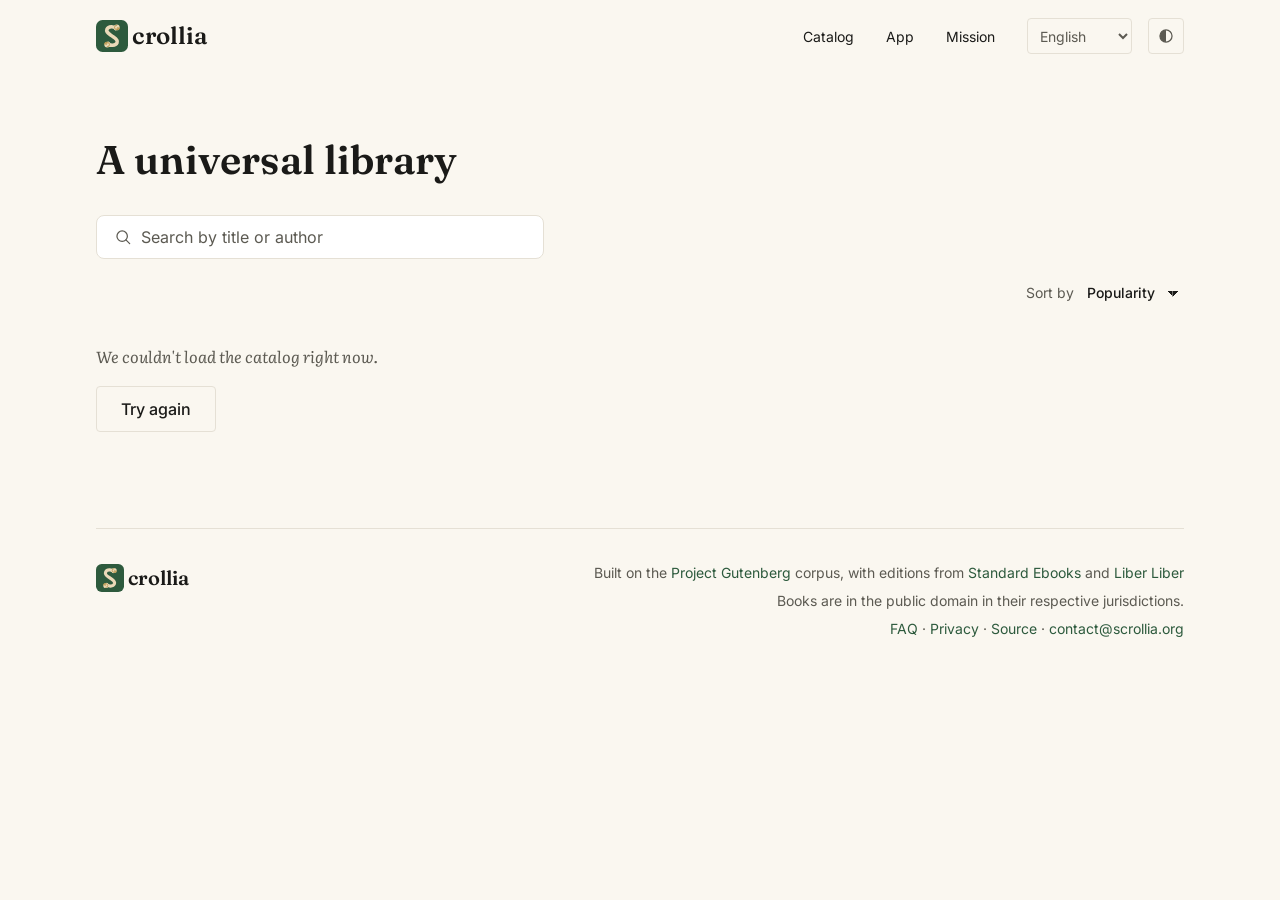
<file: catalog.html>
<!DOCTYPE html>
<html lang="es" data-i18n-title="browse.metaTitle" data-i18n-description="meta.description">
<head>
  <meta charset="UTF-8">
  <meta name="viewport" content="width=device-width, initial-scale=1.0">
  <title>Scrollia</title>
  <meta name="description" content="">

  <meta name="scrollia-api" content="https://api.scrollia.org">
  <meta name="color-scheme" content="light dark">
  <meta name="theme-color" content="#FAF7F0" media="(prefers-color-scheme: light)">
  <meta name="theme-color" content="#161815" media="(prefers-color-scheme: dark)">

  <link rel="icon" href="assets/icons/favicon.svg" type="image/svg+xml">
  <link rel="icon" href="assets/icons/favicon-32.png" sizes="32x32" type="image/png">
  <link rel="apple-touch-icon" href="assets/icons/apple-touch-icon.png">
  <link rel="manifest" href="site.webmanifest">

  <script>
    (function () {
      var pref;
      try { pref = localStorage.getItem("scrollia-theme"); } catch (_) {}
      if (pref !== "light" && pref !== "dark" && pref !== "amoled" && pref !== "auto") {
        pref = "auto";
      }
      var theme = pref === "auto"
        ? (matchMedia("(prefers-color-scheme: dark)").matches ? "dark" : "light")
        : pref;
      var root = document.documentElement;
      root.dataset.themePref = pref;
      root.dataset.theme = theme;
    })();
  </script>

  <link rel="preload" href="assets/fonts/fraunces-semibold.woff2" as="font" type="font/woff2" crossorigin>
  <link rel="preload" href="assets/fonts/literata-regular.woff2" as="font" type="font/woff2" crossorigin>
  <link rel="stylesheet" href="fonts.css">
  <link rel="stylesheet" href="tokens.css?v=2">
  <link rel="stylesheet" href="styles.css?v=16">
</head>
<body>

  <a class="skip-link" href="#contenido" data-i18n="nav.skip">Saltar al contenido</a>

  <header class="nav">
    <a class="nav__logo" href="index.html" aria-label="Scrollia">
      <img src="assets/icons/favicon.svg" alt="" width="32" height="32">
      <span aria-hidden="true">crollia</span>
    </a>
    <nav class="nav__links" aria-label="Principal" data-i18n-aria="nav.label">
      <a href="catalog.html" aria-current="page" data-i18n="nav.catalog">Catálogo</a>
      <a href="index.html#app" data-i18n="nav.app">App</a>
      <a href="index.html#mision" data-i18n="nav.mission">Misión</a>
    </nav>
    <div class="nav__tools">
      <select class="nav__lang" aria-label="Idioma" data-i18n-aria="nav.language">
        <option value="es" lang="es">Español</option>
        <option value="en" lang="en">English</option>
        <option value="fr" lang="fr">Français</option>
        <option value="de" lang="de">Deutsch</option>
        <option value="pt" lang="pt">Português</option>
        <option value="it" lang="it">Italiano</option>
        <option value="zh" lang="zh-Hans">中文</option>
      </select>
      <div class="theme-picker">
        <button type="button" class="nav__theme" aria-label="Tema" data-i18n-aria="nav.theme"
          aria-haspopup="listbox" aria-expanded="false" aria-controls="theme-menu">
          <svg class="icon icon--auto" viewBox="0 0 24 24" aria-hidden="true"><circle cx="12" cy="12" r="7.25"/><path class="icon__fill" d="M12 4.75a7.25 7.25 0 0 0 0 14.5z"/></svg>
          <svg class="icon icon--sun" viewBox="0 0 24 24" aria-hidden="true"><circle cx="12" cy="12" r="4"/><path d="M12 2.75v2M12 19.25v2M4.75 12h-2M21.25 12h-2M6.9 6.9 5.5 5.5M18.5 18.5l-1.4-1.4M6.9 17.1l-1.4 1.4M18.5 5.5l-1.4 1.4"/></svg>
          <svg class="icon icon--moon" viewBox="0 0 24 24" aria-hidden="true"><path d="M20 14.5A8 8 0 0 1 9.5 4a8 8 0 1 0 10.5 10.5z"/></svg>
          <svg class="icon icon--amoled" viewBox="0 0 24 24" aria-hidden="true"><circle cx="12" cy="12" r="7.25"/><circle class="icon__fill" cx="12" cy="12" r="4.5"/></svg>
        </button>
        <div class="theme-menu" id="theme-menu" role="listbox" hidden>
          <button type="button" class="theme-menu__option" role="option" data-theme-option="auto" aria-selected="false">
            <span class="theme-menu__swatch theme-menu__swatch--auto" aria-hidden="true"></span>
            <span data-i18n="nav.themeAuto">Automático</span>
          </button>
          <button type="button" class="theme-menu__option" role="option" data-theme-option="light" aria-selected="false">
            <span class="theme-menu__swatch theme-menu__swatch--light" aria-hidden="true"></span>
            <span data-i18n="nav.themeLight">Claro</span>
          </button>
          <button type="button" class="theme-menu__option" role="option" data-theme-option="dark" aria-selected="false">
            <span class="theme-menu__swatch theme-menu__swatch--dark" aria-hidden="true"></span>
            <span data-i18n="nav.themeDark">Oscuro</span>
          </button>
          <button type="button" class="theme-menu__option" role="option" data-theme-option="amoled" aria-selected="false">
            <span class="theme-menu__swatch theme-menu__swatch--amoled" aria-hidden="true"></span>
            <span data-i18n="nav.themeAmoled">AMOLED</span>
          </button>
        </div>
      </div>
    </div>
  </header>

  <!-- Full catalog: search and language filtering through GET /books -->
  <main id="contenido" class="section browse">
    <h1 class="browse__title" data-i18n="catalog.title">Una biblioteca universal</h1>

    <form class="browse__filters" role="search">
      <label class="browse__search">
        <span class="visually-hidden" data-i18n="browse.search">Buscar por título o autor</span>
        <svg class="icon" viewBox="0 0 24 24" aria-hidden="true"><circle cx="11" cy="11" r="6.25"/><path d="m20 20-4.5-4.5"/></svg>
        <input type="search" name="q" autocomplete="off" enterkeyhint="search"
               placeholder="Buscar por título o autor" data-i18n-placeholder="browse.search">
      </label>
      <div class="browse__pickers">
        <select class="browse__picker" name="lang" aria-label="Idioma" data-i18n-aria="browse.language" hidden></select>
        <select class="browse__picker" name="genre" aria-label="Género" data-i18n-aria="browse.genre" hidden></select>
      </div>
    </form>

    <div class="browse__bar">
      <p class="browse__count" aria-live="polite" data-i18n="catalog.loading">Cargando catálogo…</p>
      <label class="browse__sort">
        <span data-i18n="browse.sort">Ordenar por</span>
        <select class="browse__picker browse__picker--quiet" name="sort">
          <option value="popular" data-i18n="browse.sortPopular">Popularidad</option>
          <option value="added" data-i18n="browse.sortAdded">Recién llegados</option>
          <option value="title" data-i18n="browse.sortTitle">Título A–Z</option>
          <option value="author" data-i18n="browse.sortAuthor">Autor A–Z</option>
        </select>
      </label>
    </div>

    <!-- Loading placeholders, results, no results, or error -->
    <div class="shelf" aria-busy="true">
      <noscript><p class="shelf__message">Activa JavaScript para ver el catálogo.</p></noscript>
    </div>
    <nav class="pager" aria-label="Páginas del catálogo" data-i18n-aria="browse.pages" hidden></nav>
    <div class="browse__empty" hidden>
      <p class="shelf__message"></p>
      <button type="button" class="btn btn--secondary" data-i18n="browse.clear">Borrar la búsqueda</button>
    </div>
    <div class="shelf__error" hidden>
      <p class="shelf__message" data-i18n="catalog.error">No pudimos cargar el catálogo ahora mismo.</p>
      <button type="button" class="btn btn--secondary" data-i18n="catalog.retry">Reintentar</button>
    </div>
  </main>

  <footer class="footer">
    <div class="footer__brand">
      <img src="assets/icons/favicon.svg" alt="Scrollia" width="28" height="28">
      <span aria-hidden="true">crollia</span>
    </div>
    <div class="footer__text">
      <p data-i18n="footer.built">Construido sobre el corpus del <a href="https://www.gutenberg.org" rel="noopener">Project Gutenberg</a>, con ediciones de <a href="https://standardebooks.org" rel="noopener">Standard Ebooks</a> y <a href="https://www.liberliber.it" rel="noopener">Liber Liber</a></p>
      <p class="fine" data-i18n="footer.legal">Los libros son de dominio público en sus jurisdicciones correspondientes.</p>
      <p class="fine"><a href="faq/" data-i18n="footer.faq">Preguntas frecuentes</a> · <a href="privacy/" data-i18n="footer.privacy">Privacidad</a> · <a href="https://github.com/scrollia-org" rel="noopener" data-i18n="footer.code">Código</a> · <a href="mailto:contact@scrollia.org">contact@scrollia.org</a></p>
    </div>
  </footer>

  <script src="i18n.js?v=2"></script>
  <script src="app.js"></script>
  <script type="module" src="browse.js"></script>
</body>
</html>
</file>
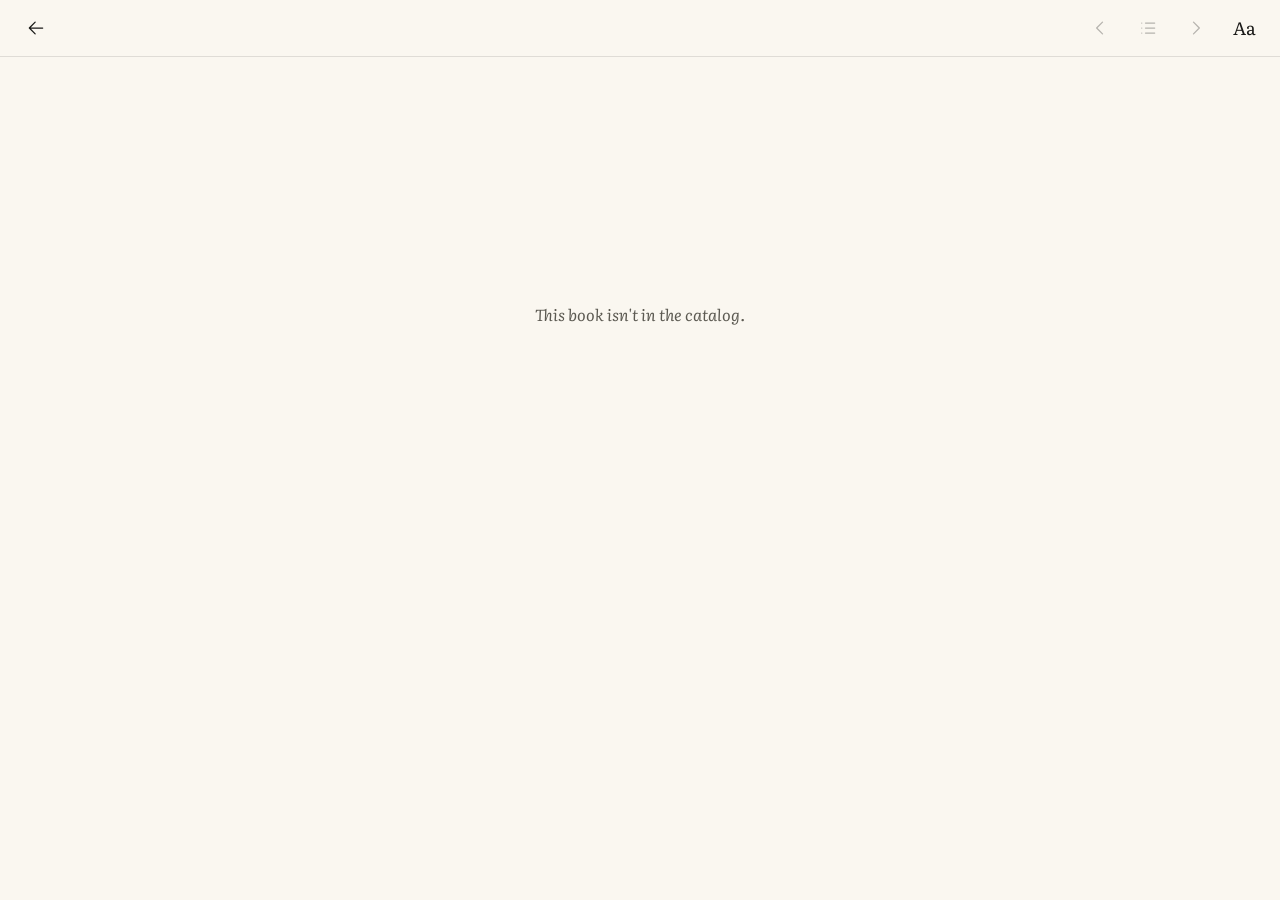
<file: read.html>
<!DOCTYPE html>
<html lang="es">
<head>
  <meta charset="UTF-8">
  <meta name="viewport" content="width=device-width, initial-scale=1.0">
  <title>Scrollia</title>
  <meta name="description" content="">
  <meta name="robots" content="noindex">

  <meta name="scrollia-api" content="https://api.scrollia.org">
  <meta name="color-scheme" content="light dark">

  <link rel="icon" href="assets/icons/favicon.svg" type="image/svg+xml">
  <link rel="icon" href="assets/icons/favicon-32.png" sizes="32x32" type="image/png">
  <link rel="apple-touch-icon" href="assets/icons/apple-touch-icon.png">
  <link rel="manifest" href="site.webmanifest">

  <!-- One appearance decision shared with the site: Night or AMOLED in dark
       mode; otherwise Sepia when selected, or Paper. -->
  <script>
    (function () {
      var pref, reader;
      try {
        pref = localStorage.getItem("scrollia-theme");
        reader = localStorage.getItem("scrollia-reader-theme");
      } catch (_) {}
      if (pref !== "light" && pref !== "dark" && pref !== "amoled" && pref !== "auto") {
        pref = "auto";
      }
      var theme = pref === "auto"
        ? (matchMedia("(prefers-color-scheme: dark)").matches ? "dark" : "light")
        : pref;
      var root = document.documentElement;
      root.dataset.themePref = pref;
      root.dataset.theme = theme;
      root.dataset.readerTheme = theme === "dark" ? "night" : theme === "amoled" ? "amoled" : reader === "sepia" ? "sepia" : "paper";
    })();
  </script>

  <link rel="preload" href="assets/fonts/literata-regular.woff2" as="font" type="font/woff2" crossorigin>
  <link rel="stylesheet" href="fonts.css">
  <link rel="stylesheet" href="tokens.css?v=2">
  <link rel="stylesheet" href="styles.css?v=16">
</head>
<body class="reading">

  <!-- Web reader: the page belongs to the book. -->
  <div class="reading__progress" aria-hidden="true"><span></span></div>

  <header class="reading__bar">
    <a class="reading__icon" href="catalog.html" aria-label="Volver a la ficha" data-i18n-aria="reader.back">
      <svg class="icon icon--flip" viewBox="0 0 24 24" aria-hidden="true"><path d="M20 12H5M11 5l-7 7 7 7"/></svg>
    </a>
    <div class="reading__where">
      <p class="reading__title"></p>
      <p class="reading__position"></p>
    </div>
    <button type="button" class="reading__icon" data-chapter="-1" aria-label="Capítulo anterior" data-i18n-aria="reader.previous" aria-keyshortcuts="ArrowLeft" disabled>
      <svg class="icon icon--flip" viewBox="0 0 24 24" aria-hidden="true"><path d="M15 5l-7 7 7 7"/></svg>
    </button>
    <button type="button" class="reading__icon" data-sheet="contents" aria-label="Índice" data-i18n-aria="reader.contents" disabled>
      <svg class="icon" viewBox="0 0 24 24" aria-hidden="true"><path d="M9 6h11M9 12h11M9 18h11M4.5 6h.01M4.5 12h.01M4.5 18h.01"/></svg>
    </button>
    <button type="button" class="reading__icon" data-chapter="1" aria-label="Capítulo siguiente" data-i18n-aria="reader.next" aria-keyshortcuts="ArrowRight" disabled>
      <svg class="icon icon--flip" viewBox="0 0 24 24" aria-hidden="true"><path d="M9 5l7 7-7 7"/></svg>
    </button>
    <button type="button" class="reading__icon reading__aa" data-sheet="settings" aria-label="Ajustes de lectura" data-i18n-aria="reader.settings">Aa</button>
  </header>

  <main id="contenido" class="reading__main" aria-busy="true">
    <div class="reading__state">
      <p class="shelf__message" data-i18n="reader.loading">Abriendo el libro…</p>
      <button type="button" class="btn btn--secondary" data-i18n="catalog.retry" hidden>Reintentar</button>
    </div>
    <article class="reading__book" hidden></article>
    <noscript><p class="shelf__message">Activa JavaScript para leer este libro.</p></noscript>
  </main>

  <dialog class="sheet" id="contents" aria-labelledby="contents-title">
    <div class="sheet__head">
      <h2 id="contents-title" data-i18n="reader.contents">Índice</h2>
      <button type="button" class="reading__icon" data-close aria-label="Cerrar" data-i18n-aria="reader.close">
        <svg class="icon" viewBox="0 0 24 24" aria-hidden="true"><path d="M6 6l12 12M18 6L6 18"/></svg>
      </button>
    </div>
    <ol class="toc"></ol>
  </dialog>

  <!-- Footnote: read it without losing the page. -->
  <dialog class="sheet sheet--note" id="note" aria-labelledby="note-title">
    <div class="sheet__head">
      <h2 id="note-title"><span data-i18n="reader.note">Nota</span> <span class="note__mark"></span></h2>
      <button type="button" class="reading__icon" data-close aria-label="Cerrar" data-i18n-aria="reader.close">
        <svg class="icon" viewBox="0 0 24 24" aria-hidden="true"><path d="M6 6l12 12M18 6L6 18"/></svg>
      </button>
    </div>
    <div class="note__body"></div>
    <button type="button" class="btn btn--secondary note__go" data-i18n="reader.noteGo">Ir a la nota</button>
  </dialog>

  <!-- Two settings: size and theme. The text behind the sheet is the preview. -->
  <dialog class="sheet sheet--settings" id="settings" aria-labelledby="settings-title">
    <div class="sheet__head">
      <h2 id="settings-title" data-i18n="reader.settings">Ajustes de lectura</h2>
      <button type="button" class="reading__icon" data-close aria-label="Cerrar" data-i18n-aria="reader.close">
        <svg class="icon" viewBox="0 0 24 24" aria-hidden="true"><path d="M6 6l12 12M18 6L6 18"/></svg>
      </button>
    </div>

    <p class="sheet__label" id="size-label" data-i18n="reader.size">Tamaño del texto</p>
    <div class="size">
      <span class="size__a" aria-hidden="true">A</span>
      <input type="range" class="size__range" min="80" max="200" step="10" value="100" aria-labelledby="size-label">
      <span class="size__a size__a--big" aria-hidden="true">A</span>
      <output class="size__value"></output>
    </div>

    <p class="sheet__label" id="theme-label" data-i18n="app.themeLabel">Tema de lectura</p>
    <div class="reading__themes" role="radiogroup" aria-labelledby="theme-label">
      <button type="button" role="radio" class="swatch" data-reader-theme="paper" data-reader-option="paper">
        <span class="swatch__sample" aria-hidden="true">Aa</span>
        <span data-i18n="app.themePaper">Papel</span>
      </button>
      <button type="button" role="radio" class="swatch" data-reader-theme="sepia" data-reader-option="sepia">
        <span class="swatch__sample" aria-hidden="true">Aa</span>
        <span data-i18n="app.themeSepia">Sepia</span>
      </button>
      <button type="button" role="radio" class="swatch" data-reader-theme="night" data-reader-option="night">
        <span class="swatch__sample" aria-hidden="true">Aa</span>
        <span data-i18n="app.themeNight">Nocturno</span>
      </button>
      <button type="button" role="radio" class="swatch" data-reader-theme="amoled" data-reader-option="amoled">
        <span class="swatch__sample" aria-hidden="true">Aa</span>
        <span data-i18n="app.themeAmoled">AMOLED</span>
      </button>
    </div>
  </dialog>

  <script src="i18n.js?v=2"></script>
  <script type="module" src="read.js"></script>
</body>
</html>
</file>
<file: fonts.css>
/* Self-hosted fonts: no third-party requests.
   Static instances of the same OFL fonts bundled with the Android app,
   subset to Latin; Cyrillic, Greek and CJK fall back to Noto. */

@font-face {
  font-family: 'Fraunces';
  src: url('assets/fonts/fraunces-medium.woff2') format('woff2');
  font-weight: 500;
  font-style: normal;
  font-display: swap;
}

@font-face {
  font-family: 'Fraunces';
  src: url('assets/fonts/fraunces-semibold.woff2') format('woff2');
  font-weight: 600;
  font-style: normal;
  font-display: swap;
}

@font-face {
  font-family: 'Fraunces';
  src: url('assets/fonts/fraunces-medium-italic.woff2') format('woff2');
  font-weight: 500;
  font-style: italic;
  font-display: swap;
}

@font-face {
  font-family: 'Literata';
  src: url('assets/fonts/literata-regular.woff2') format('woff2');
  font-weight: 400;
  font-style: normal;
  font-display: swap;
}

@font-face {
  font-family: 'Literata';
  src: url('assets/fonts/literata-medium.woff2') format('woff2');
  font-weight: 500;
  font-style: normal;
  font-display: swap;
}

@font-face {
  font-family: 'Literata';
  src: url('assets/fonts/literata-italic.woff2') format('woff2');
  font-weight: 400;
  font-style: italic;
  font-display: swap;
}

@font-face {
  font-family: 'Inter';
  src: url('assets/fonts/inter-regular.woff2') format('woff2');
  font-weight: 400;
  font-style: normal;
  font-display: swap;
}

@font-face {
  font-family: 'Inter';
  src: url('assets/fonts/inter-medium.woff2') format('woff2');
  font-weight: 500;
  font-style: normal;
  font-display: swap;
}
</file>
<file: tokens.css>
/* Scrollia · "Paper and Ink" design system.
   Shared design tokens: change values deliberately and keep components from
   inventing their own colors, typography, spacing, radii or motion. */

:root {
  color-scheme: light;

  /* color */
  --paper: #FAF7F0;
  --paper-raised: #FFFFFF;
  --ink: #1A1A18;
  --ink-soft: #5C5A52;
  --library: #2D5A3D;
  --library-deep: #1E3D29;
  --on-library: #FFFFFF;
  --gold: #B08D3E;
  --parchment: #EAD9B8;
  --border: #E5E0D5;

  /* font */
  --font-display: 'Fraunces', 'Georgia', 'Noto Serif', 'Noto Serif CJK SC', 'Noto Serif SC', 'Noto Serif Devanagari', 'Noto Naskh Arabic', serif;
  --font-body: 'Literata', 'Georgia', 'Noto Serif', 'Noto Serif CJK SC', 'Noto Serif SC', 'Noto Serif Devanagari', 'Noto Naskh Arabic', serif;
  --font-ui: 'Inter', system-ui, 'Noto Sans', 'Noto Sans CJK SC', 'Noto Sans SC', 'Noto Sans Devanagari', 'Noto Sans Arabic', sans-serif;

  /* type scale */
  --text-display: clamp(2.5rem, 6vw, 4.5rem);
  --text-h1: 2.5rem;
  --text-h2: 2rem;
  --text-h3: 1.5rem;
  --text-body-lg: 1.25rem;
  --text-body: 1rem;
  --text-small: 0.875rem;
  --text-caption: 0.75rem;
  --text-reader: 1.125rem;

  /* space */
  --space-xs: 0.25rem;
  --space-sm: 0.5rem;
  --space-md: 1rem;
  --space-lg: 2rem;
  --space-xl: 4rem;
  --space-xxl: 8rem;

  /* radius */
  --radius-sm: 4px;
  --radius-md: 8px;
  --radius-full: 9999px;

  /* shadow */
  --shadow-card: 0 1px 2px rgba(26, 26, 24, 0.06), 0 4px 12px rgba(26, 26, 24, 0.08);

  /* motion */
  --motion-duration: 200ms;
  --motion-easing: ease-out;
}

[data-theme="dark"], [data-theme="amoled"] {
  color-scheme: dark;

  --paper: #161815;
  --paper-raised: #23251F;
  --ink: #EDEAE0;
  --ink-soft: #A8A598;
  --library: #8FB89B;
  --library-deep: color-mix(in srgb, #8FB89B 88%, #EDEAE0);
  --on-library: #161815;
  --gold: #D4AF5E;
  --border: #35382E;
  --shadow-card: 0 1px 2px rgba(0, 0, 0, 0.3), 0 4px 12px rgba(0, 0, 0, 0.35);
}

[data-theme="amoled"] { --paper: #000000; }

/* Reading themes: independent of the site theme. */
[data-reader-theme="paper"] {
  --reader-bg: #FAF7F0;
  --reader-ink: #1A1A18;
}

[data-reader-theme="sepia"] {
  --reader-bg: #F4ECD8;
  --reader-ink: #433422;
}

[data-reader-theme="night"] {
  --reader-bg: #161815;
  --reader-ink: #EDEAE0;
}

[data-reader-theme="amoled"] {
  --reader-bg: #000000;
  --reader-ink: #EDEAE0;
}
</file>
<file: styles.css>
/* Scrollia · shared site styles.
   Use tokens.css values rather than inventing component-specific tokens. */

* { margin: 0; padding: 0; box-sizing: border-box; }

html { scroll-behavior: smooth; }

body {
  background: var(--paper);
  color: var(--ink);
  font-family: var(--font-body);
  font-size: var(--text-body);
  line-height: 1.7;
  transition: background var(--motion-duration) var(--motion-easing),
              color var(--motion-duration) var(--motion-easing);
}

img { display: block; max-width: 100%; height: auto; }

a { color: var(--library); text-decoration: none; }
a:hover { color: var(--library-deep); }
a:focus-visible, button:focus-visible {
  outline: 2px solid var(--library);
  outline-offset: 2px;
}

.skip-link {
  position: absolute;
  inset-inline-start: var(--space-md);
  top: calc(-1 * var(--space-xl));
  background: var(--library);
  color: var(--on-library);
  font-family: var(--font-ui);
  font-size: var(--text-small);
  padding: var(--space-sm) var(--space-md);
  border-radius: var(--radius-sm);
}
.skip-link:focus { top: var(--space-md); color: var(--on-library); }

.icon {
  width: 20px;
  height: 20px;
  fill: none;
  stroke: currentColor;
  stroke-width: 1.5;
  stroke-linecap: round;
  stroke-linejoin: round;
}

/* ---------- typographic utilities ---------- */

.caption {
  font-family: var(--font-ui);
  font-size: var(--text-caption);
  font-weight: 500;
  text-transform: uppercase;
  letter-spacing: 0.08em;
  color: var(--ink-soft);
  margin-bottom: var(--space-md);
  display: flex;
  align-items: center;
  gap: var(--space-sm);
}

/* Gold rule: gold decorates the label and is never its text color. */
.caption::before {
  content: "";
  width: var(--space-lg);
  height: 1px;
  background: var(--gold);
}

.lead {
  font-size: var(--text-body-lg);
  color: var(--ink-soft);
  max-width: 58ch;
}

.fine {
  font-family: var(--font-ui);
  font-size: var(--text-small);
  color: var(--ink-soft);
}

h1, h2, h3 { font-family: var(--font-display); font-weight: 500; line-height: 1.15; }

.divider {
  border: none;
  border-top: 1px solid var(--border);
  max-width: calc(72rem - 2 * var(--space-lg));
  margin: 0 auto;
}

/* ---------- navigation ---------- */

.nav {
  display: flex;
  align-items: center;
  gap: var(--space-lg);
  max-width: 72rem;
  margin: 0 auto;
  padding: var(--space-md) var(--space-lg);
}

.nav__logo {
  display: flex;
  align-items: center;
  gap: var(--space-xs);
  font-family: var(--font-display);
  font-weight: 600;
  font-size: var(--text-h3);
  color: var(--ink);
  margin-inline-end: auto;
}
.nav__logo:hover { color: var(--ink); }

.nav__links {
  display: flex;
  gap: var(--space-lg);
  font-family: var(--font-ui);
  font-size: var(--text-small);
}

.nav__links a { color: var(--ink); }
.nav__links a:hover { color: var(--library); }

.nav__tools {
  display: flex;
  align-items: center;
  gap: var(--space-md);
}

/* Native select: keyboard, screen reader and mobile support without custom JS. */
.nav__lang, .work__select {
  font-family: var(--font-ui);
  font-size: var(--text-small);
  color: var(--ink-soft);
  background: var(--paper);
  border: 1px solid var(--border);
  border-radius: var(--radius-sm);
  height: 36px;
  padding: 0 var(--space-sm);
  cursor: pointer;
  transition: color var(--motion-duration) var(--motion-easing),
              border-color var(--motion-duration) var(--motion-easing);
}
.nav__lang:hover, .work__select:hover { color: var(--ink); border-color: var(--ink-soft); }
.nav__lang:focus-visible, .work__select:focus-visible { outline: 2px solid var(--library); outline-offset: 2px; }
.work__select { color: var(--ink); }

.theme-picker { position: relative; }

.nav__theme {
  display: grid;
  place-items: center;
  width: 36px;
  height: 36px;
  background: none;
  border: 1px solid var(--border);
  border-radius: var(--radius-sm);
  color: var(--ink-soft);
  cursor: pointer;
  transition: color var(--motion-duration) var(--motion-easing),
              border-color var(--motion-duration) var(--motion-easing);
}
.nav__theme:hover,
.nav__theme[aria-expanded="true"] { color: var(--ink); border-color: var(--ink-soft); }
.nav__theme:focus-visible { outline: 2px solid var(--library); outline-offset: 2px; }

.icon__fill { fill: currentColor; stroke: none; }

/* Button icon shows the preference, not only the resolved surface. */
.icon--auto,
.icon--sun,
.icon--moon,
.icon--amoled { display: none; }
[data-theme-pref="auto"] .icon--auto { display: block; }
[data-theme-pref="light"] .icon--sun { display: block; }
[data-theme-pref="dark"] .icon--moon { display: block; }
[data-theme-pref="amoled"] .icon--amoled { display: block; }

.theme-menu {
  position: absolute;
  inset-inline-end: 0;
  top: calc(100% + var(--space-xs));
  z-index: 40;
  min-inline-size: 11.5rem;
  padding: var(--space-xs);
  background: var(--paper-raised);
  border: 1px solid var(--border);
  border-radius: var(--radius-md);
  box-shadow: var(--shadow-card);
}

.theme-menu__option {
  display: flex;
  align-items: center;
  gap: var(--space-sm);
  width: 100%;
  padding: var(--space-sm) var(--space-md);
  background: none;
  border: none;
  border-radius: var(--radius-sm);
  color: var(--ink);
  font-family: var(--font-ui);
  font-size: var(--text-small);
  text-align: start;
  cursor: pointer;
  transition: background-color var(--motion-duration) var(--motion-easing);
}
.theme-menu__option:hover { background: color-mix(in srgb, var(--ink) 6%, transparent); }
.theme-menu__option:focus-visible { outline: 2px solid var(--library); outline-offset: -2px; }
.theme-menu__option[aria-selected="true"] {
  background: color-mix(in srgb, var(--library) 12%, transparent);
  color: var(--library);
  font-weight: 500;
}

.theme-menu__swatch {
  flex: none;
  inline-size: 1.125rem;
  block-size: 1.125rem;
  border: 1px solid var(--border);
  border-radius: var(--radius-sm);
}
.theme-menu__swatch--auto {
  background: linear-gradient(90deg, #FAF7F0 50%, #161815 50%);
}
.theme-menu__swatch--light { background: #FAF7F0; }
.theme-menu__swatch--dark { background: #161815; }
.theme-menu__swatch--amoled { background: #000000; border-color: #35382E; }

/* ---------- continue reading ---------- */

.continue {
  max-width: 72rem;
  margin: 0 auto;
  padding: var(--space-lg) var(--space-lg) 0;
}

.continue__rail {
  list-style: none;
  display: grid;
  grid-auto-flow: column;
  grid-auto-columns: 8.5rem;
  gap: var(--space-lg);
  overflow-x: auto;
  overscroll-behavior-x: contain;
  scroll-snap-type: x proximity;
  scrollbar-width: thin;
  scrollbar-color: var(--border) transparent;
  padding-block-end: var(--space-sm);
}

.continue__rail li { scroll-snap-align: start; }

.continue__book {
  display: flex;
  flex-direction: column;
  color: var(--ink);
}

.continue__book:hover { color: var(--ink); }
.continue__book:hover .continue__title { color: var(--library); }

.continue__cover {
  aspect-ratio: 2 / 3;
  inline-size: 100%;
  object-fit: cover;
  border: 1px solid var(--border);
  border-radius: var(--radius-sm);
  background: var(--paper-raised);
}

/* Progress is information, not an action: soft ink on `border`. */
.continue__progress {
  display: block;
  block-size: 2px;
  margin-block-start: var(--space-sm);
  background: var(--border);
}

.continue__progress span {
  display: block;
  block-size: 100%;
  background: var(--ink-soft);
}

.continue__percent {
  font-family: var(--font-ui);
  font-size: var(--text-caption);
  font-weight: 500;
  color: var(--ink-soft);
  margin-block: var(--space-xs);
}

.continue__title {
  font-family: var(--font-display);
  font-weight: 500;
  line-height: 1.25;
  display: -webkit-box;
  -webkit-box-orient: vertical;
  -webkit-line-clamp: 2;
  overflow: hidden;
  transition: color var(--motion-duration) var(--motion-easing);
}

.continue__author {
  font-family: var(--font-ui);
  font-size: var(--text-caption);
  color: var(--ink-soft);
  margin-block-start: var(--space-xs);
}

/* ---------- hero ---------- */

.hero {
  max-width: 72rem;
  margin: 0 auto;
  padding: var(--space-xl) var(--space-lg);
  display: grid;
  grid-template-columns: minmax(0, 1.2fr) minmax(0, 1fr);
  align-items: center;
  gap: var(--space-xl);
}

/* Two or three balanced lines in every language: larger type split the tagline
   into a jagged four-line block. */
.hero h1 {
  font-size: clamp(2.5rem, 4.2vw, 3.5rem);
  font-weight: 600;
  line-height: 1.05;
  letter-spacing: -0.015em;
  text-wrap: balance;
  margin-bottom: var(--space-lg);
}

.hero__actions {
  display: flex;
  gap: var(--space-md);
  flex-wrap: wrap;
  margin-top: var(--space-lg);
}

/* Trust signals stay on one line below the button rather than in their own section. */
.hero__proof {
  list-style: none;
  display: flex;
  flex-wrap: wrap;
  gap: var(--space-sm) var(--space-lg);
  margin-top: var(--space-lg);
  font-family: var(--font-ui);
  font-size: var(--text-small);
  color: var(--ink-soft);
}

.hero__proof li {
  display: flex;
  align-items: center;
  gap: var(--space-sm);
}

.hero__icon {
  flex: none;
  width: 20px;
  height: 20px;
  fill: none;
  stroke: var(--gold);
  stroke-width: 1.5;
  stroke-linecap: round;
  stroke-linejoin: round;
}

/* Three upright, non-overlapping covers, with the center one slightly taller:
   titles sit over the artwork and a fanned layout covered them. */
.hero__covers {
  display: flex;
  align-items: center;
  gap: var(--space-md);
  width: 100%;
}

.hero__covers > .cover-frame,
.hero__covers > .cover-placeholder {
  flex: 1 1 0;
  min-width: 0;
  border-radius: var(--radius-sm);
  box-shadow: var(--shadow-card);
}

.hero__covers > :nth-child(odd) { transform: translateY(var(--space-md)); }
.hero__covers > :nth-child(2) { transform: translateY(calc(-1 * var(--space-md))); }
/* With only one work available, show one large upright cover. */
.hero__covers > :only-child {
  flex: none;
  transform: none;
  width: min(100%, 15rem);
  margin-inline: auto;
}

/* On desktop the header feels like a cover but has a height cap: the shelf
   must peek into view below it, or the screen looks like the end of the page. */
@media (min-width: 901px) {
  .hero { min-height: min(70svh, 40rem); align-content: center; }
  #catalogo { padding-bottom: var(--space-xxl); }
  .section--mision { padding-block: var(--space-xxl); }
}

/* Without a catalog to show, the headline takes the full width. */
.hero--plain { grid-template-columns: minmax(0, 1fr); }
.hero--plain .hero__covers { display: none; }

.cover-placeholder {
  display: block;
  aspect-ratio: 2 / 3;
  background: var(--paper-raised);
  border: 1px solid var(--border);
  border-radius: var(--radius-sm);
}

.cover-frame {
  position: relative;
  display: block;
  aspect-ratio: 2 / 3;
  overflow: hidden;
  background: var(--paper-raised);
}

.cover-frame__placeholder {
  position: absolute;
  inset: 0;
  inline-size: 100%;
  block-size: 100%;
}

.cover-frame__image {
  position: absolute;
  inset: 0;
  inline-size: 100%;
  block-size: 100%;
  object-fit: cover;
  opacity: 0;
  transition: opacity var(--motion-duration) var(--motion-easing);
}

.cover-frame.is-loaded .cover-frame__image { opacity: 1; }

.cover--text {
  display: flex;
  flex-direction: column;
  align-items: center;
  justify-content: center;
  gap: var(--space-md);
  padding: var(--space-md);
  overflow: hidden;
  background: var(--paper-raised);
  color: var(--ink);
  text-align: center;
}

.cover__title {
  font-family: var(--font-display);
  font-size: var(--text-body);
  font-weight: 600;
  line-height: 1.25;
  overflow-wrap: anywhere;
}

.cover__author {
  font-family: var(--font-ui);
  font-size: var(--text-caption);
  font-weight: 500;
  line-height: 1.4;
  text-transform: uppercase;
  letter-spacing: 0.08em;
  color: var(--ink-soft);
}

/* ---------- buttons ---------- */

.btn {
  display: inline-block;
  font-family: var(--font-ui);
  font-size: var(--text-body);
  font-weight: 500;
  padding: 0.75rem 1.5rem;
  border-radius: var(--radius-sm);
  transition: background var(--motion-duration) var(--motion-easing),
              color var(--motion-duration) var(--motion-easing),
              border-color var(--motion-duration) var(--motion-easing);
}

.btn--primary { background: var(--library); color: var(--on-library); }
.btn--primary:hover { background: var(--library-deep); color: var(--on-library); }

.btn--secondary {
  background: transparent;
  color: var(--ink);
  border: 1px solid var(--border);
}
.btn--secondary:hover { border-color: var(--ink); color: var(--ink); }

.btn[aria-disabled="true"] {
  opacity: 0.55;
  cursor: default;
}
.btn--primary[aria-disabled="true"]:hover { background: var(--library); }

/* ---------- sections ---------- */

.section {
  max-width: 72rem;
  margin: 0 auto;
  padding: var(--space-xl) var(--space-lg);
}

.section h2 { font-size: var(--text-h2); margin-bottom: var(--space-md); }

.legal { max-width: 50rem; }
.legal h1 { font-size: var(--text-h1); margin-bottom: var(--space-md); }
.legal section > h1 { margin-top: var(--space-xl); }
.legal h2 { margin-top: var(--space-lg); }
.legal p { margin-bottom: var(--space-md); }
.legal .divider { margin: var(--space-xl) 0; }
.legal__meta { color: var(--ink-soft); font-family: var(--font-ui); font-size: var(--text-small); }

.section__intro {
  color: var(--ink-soft);
  font-size: var(--text-body-lg);
  max-width: 58ch;
  margin-bottom: var(--space-lg);
}

/* ---------- classics shelf ---------- */

.shelf {
  display: grid;
  grid-template-columns: repeat(auto-fill, minmax(10.5rem, 1fr));
  gap: var(--space-lg) var(--space-md);
}

/* The card is a link: the whole card is the target, so its title is not underlined. */
.book {
  display: flex;
  flex-direction: column;
  color: var(--ink);
}
.book:hover { color: var(--ink); }
.book:hover .book__title { color: var(--library); }

/* Always use a shadow and no border: the cover is an object on the table, and
   another gray outline around already framed artwork made it look like a sketch. */
.book__cover {
  aspect-ratio: 2 / 3;
  width: 100%;
  object-fit: cover;
  border-radius: var(--radius-sm);
  box-shadow: var(--shadow-card);
  margin-bottom: var(--space-md);
  transition: transform var(--motion-duration) var(--motion-easing);
}

.book:hover .book__cover { transform: translateY(calc(-1 * var(--space-xs))); }

.book__lang {
  font-family: var(--font-ui);
  font-size: var(--text-caption);
  font-weight: 500;
  text-transform: uppercase;
  letter-spacing: 0.08em;
  color: var(--ink-soft);
  margin-bottom: var(--space-xs);
}

.book__title {
  font-size: var(--text-body-lg);
  font-weight: 500;
  margin-bottom: var(--space-xs);
  transition: color var(--motion-duration) var(--motion-easing);
}

.book__author {
  font-family: var(--font-ui);
  font-size: var(--text-small);
  color: var(--ink-soft);
}

.book--placeholder .cover-placeholder { margin-bottom: var(--space-md); }

.catalog__count {
  font-family: var(--font-ui);
  font-size: var(--text-small);
  color: var(--ink-soft);
  margin: calc(-1 * var(--space-md)) 0 var(--space-lg);
}

.catalog__all {
  display: inline-block;
  margin-top: var(--space-lg);
  font-family: var(--font-ui);
  font-size: var(--text-small);
  font-weight: 500;
}

.catalog__all::after { content: " →"; }
.catalog__all:dir(rtl)::after { content: " ←"; }

/* Newest additions under the popular shelf: caption like Continue reading. */
.catalog__recent {
  margin-top: var(--space-xxl);
}
.catalog__recent .caption {
  margin-bottom: var(--space-lg);
}
.catalog__all--main {
  margin-top: var(--space-xl);
}

/* ---------- full catalog ---------- */

.browse__title { font-size: var(--text-h1); font-weight: 600; margin-bottom: var(--space-lg); }

/* Search accepts free text and filters narrow results: keep the controls separate. */
.browse__filters {
  display: flex;
  flex-wrap: wrap;
  align-items: center;
  gap: var(--space-md);
  margin-bottom: var(--space-md);
}

.browse__search {
  flex: 1 1 18rem;
  max-width: 28rem;
  min-block-size: 2.75rem;
  display: flex;
  align-items: center;
  gap: var(--space-sm);
  padding: 0 var(--space-md);
  border: 1px solid var(--border);
  border-radius: var(--radius-md);
  background: var(--paper-raised);
  color: var(--ink-soft);
}

.browse__search:focus-within { border-color: var(--library); outline: 1px solid var(--library); }

.browse__search input {
  flex: 1;
  min-width: 0;
  padding: var(--space-sm) 0;
  border: 0;
  outline: 0;
  background: transparent;
  color: var(--ink);
  font-family: var(--font-ui);
  font-size: var(--text-body);
  line-height: 1.5;
}

.browse__search input::placeholder { color: var(--ink-soft); }

/* Language and genre: native selects beside search, with matching height,
   border and radius; twelve languages and ten genres as buttons filled the
   header. Draw the arrow with two currentColor gradients, adding no icon or color. */
.browse__pickers {
  display: flex;
  flex-wrap: wrap;
  gap: var(--space-sm);
}

.browse__picker {
  appearance: none;
  min-block-size: 2.75rem;
  padding: 0 calc(var(--space-md) + 1rem) 0 var(--space-md);
  border: 1px solid var(--border);
  border-radius: var(--radius-md);
  background-color: var(--paper-raised);
  background-image: linear-gradient(45deg, transparent 50%, currentColor 50%),
                    linear-gradient(135deg, currentColor 50%, transparent 50%);
  background-position: calc(100% - 1.15rem) 55%, calc(100% - 0.8rem) 55%;
  background-size: 0.35rem 0.35rem;
  background-repeat: no-repeat;
  color: var(--ink-soft);
  font-family: var(--font-ui);
  font-size: var(--text-small);
  cursor: pointer;
  transition: background-color var(--motion-duration) var(--motion-easing),
              border-color var(--motion-duration) var(--motion-easing);
}

.browse__picker:hover { border-color: var(--ink-soft); color: var(--ink); }
.browse__picker:focus-visible { outline: 2px solid var(--library); outline-offset: 2px; }

/* Active filters use the selected FilterChip tint from the app so it is
   immediately clear what is narrowing the list. */
.browse__pickers .browse__picker:not(:has(option[value=""]:checked)) {
  background-color: color-mix(in srgb, var(--library) 18%, var(--paper));
  border-color: transparent;
  color: var(--ink);
  font-weight: 500;
}

/* Sorting does not narrow results: show it as text beside the count, without a box.
   In dark themes a transparent native <select> paints a light system field — use
   the raised surface so closed and open states stay on-token (DESIGN.md). */
.browse__picker--quiet {
  min-block-size: 2.25rem;
  padding-inline: var(--space-xs) calc(var(--space-xs) + 1rem);
  border-color: transparent;
  background-color: transparent;
  background-position: calc(100% - 0.65rem) 55%, calc(100% - 0.3rem) 55%;
  color: var(--ink);
  font-weight: 500;
}

:is([data-theme="dark"], [data-theme="amoled"]) .browse__picker--quiet {
  background-color: var(--paper-raised);
  border-color: var(--border);
}

.browse__picker option,
.nav__lang option,
.work__select option {
  background-color: var(--paper-raised);
  color: var(--ink);
}

/* Count on the left and sorting on the right: sorting belongs with the result,
   not between the filters, because it does not narrow the list. */
.browse__bar {
  display: flex;
  flex-wrap: wrap;
  align-items: center;
  justify-content: space-between;
  gap: var(--space-sm) var(--space-md);
  margin-bottom: var(--space-lg);
}

.browse__count {
  font-family: var(--font-ui);
  font-size: var(--text-small);
  color: var(--ink-soft);
  min-height: 1.7em;
}

.browse__sort {
  display: inline-flex;
  align-items: center;
  gap: var(--space-sm);
  font-family: var(--font-ui);
  font-size: var(--text-small);
  color: var(--ink-soft);
}

/* Pagination: chip-shaped numbers, selected tint for the current page,
   and Previous and Next at the ends. */
.pager {
  display: flex;
  flex-wrap: wrap;
  align-items: center;
  justify-content: space-between;
  gap: var(--space-sm);
  margin-top: var(--space-xl);
  font-family: var(--font-ui);
  font-size: var(--text-small);
}

.pager__pages {
  display: flex;
  flex-wrap: wrap;
  justify-content: center;
  gap: var(--space-xs);
  list-style: none;
  margin: 0;
  padding: 0;
}

.pager__page, .pager__step, .pager__gap {
  display: inline-flex;
  align-items: center;
  justify-content: center;
  min-inline-size: 2.5rem;
  min-block-size: 2.5rem;
  padding: 0 var(--space-sm);
  border-radius: var(--radius-sm);
  color: var(--ink-soft);
}

.pager__page, .pager__step {
  border: 1px solid var(--border);
  text-decoration: none;
  transition: background var(--motion-duration) var(--motion-easing),
              border-color var(--motion-duration) var(--motion-easing);
}

.pager__step { padding: 0 var(--space-md); }
a.pager__page:hover, a.pager__step:hover { border-color: var(--ink-soft); color: var(--ink); }
.pager__step[aria-disabled="true"] { opacity: 0.55; }

.pager__page[aria-current="page"] {
  background: color-mix(in srgb, var(--library) 18%, var(--paper));
  border-color: transparent;
  color: var(--ink);
  font-weight: 500;
}

.pager a:focus-visible { outline: 2px solid var(--library); outline-offset: 2px; }

.browse__empty {
  display: flex;
  flex-direction: column;
  align-items: flex-start;
  gap: var(--space-md);
}

.visually-hidden {
  position: absolute;
  width: 1px;
  height: 1px;
  overflow: hidden;
  clip-path: inset(50%);
  white-space: nowrap;
}

.nav__links a[aria-current="page"] { color: var(--ink); }

/* Empty and error states: typographic treatment. */
.shelf__message {
  font-style: italic;
  color: var(--ink-soft);
}

.shelf__error {
  display: flex;
  flex-direction: column;
  align-items: flex-start;
  gap: var(--space-md);
}

/* `hidden` overrides every component `display` value. */
[hidden] { display: none !important; }

/* ---------- work page ---------- */

.work { padding-top: var(--space-lg); }

.work__back {
  display: inline-flex;
  gap: var(--space-sm);
  font-family: var(--font-ui);
  font-size: var(--text-small);
  margin-bottom: var(--space-md);
}
.work__back::before { content: "←"; }
.work__back:dir(rtl)::before { content: "→"; }

/* Contained cover on the left; all reading content on the right. */
.work__head {
  display: grid;
  grid-template-columns: minmax(0, 15rem) minmax(0, 1fr);
  gap: var(--space-xl);
  align-items: start;
}

.work__cover {
  position: sticky;
  top: var(--space-lg);
}

.work__cover > * {
  display: block;
  width: 100%;
  height: auto;
  aspect-ratio: 2 / 3;
  border: 1px solid var(--border);
  border-radius: var(--radius-sm);
  box-shadow: var(--shadow-card);
}

.work__info { padding-top: var(--space-sm); }

/* While loading, the language label has no text: without this rule its gold
   rule would float below the cover placeholder. */
.work__lang:empty { display: none; }

.work__title {
  font-size: var(--text-h1);
  font-weight: 600;
  margin-bottom: var(--space-sm);
}

.work__author {
  font-size: var(--text-body-lg);
  margin-bottom: var(--space-xs);
}

.work__life { white-space: nowrap; }

.work__meta {
  font-family: var(--font-ui);
  font-size: var(--text-small);
  color: var(--ink-soft);
  margin-bottom: var(--space-md);
}

/* Book language: the same control as the interface language selector. */
.work__pick {
  display: flex;
  flex-wrap: wrap;
  align-items: center;
  gap: var(--space-sm);
  margin-bottom: var(--space-md);
  font-family: var(--font-ui);
  font-size: var(--text-small);
  color: var(--ink-soft);
}

.work__actions {
  display: flex;
  flex-wrap: wrap;
  gap: var(--space-md);
}

.work__actions .btn {
  display: inline-flex;
  align-items: center;
  justify-content: center;
  gap: var(--space-sm);
}
.work__actions .icon { flex: none; }

.work__edition {
  font-family: var(--font-ui);
  font-size: var(--text-small);
  color: var(--ink-soft);
  margin-top: var(--space-md);
}

.work__synopsis {
  max-width: 65ch;
  margin-top: var(--space-lg);
}

.work h2 { font-size: var(--text-h3); }
.work__heading {
  display: flex;
  align-items: baseline;
  gap: var(--space-sm);
  margin-bottom: var(--space-md);
}

/* AI-generated text: decorative gold line sparkle plus the word, which carries the information. */
.ai-icon {
  width: 1em;
  height: 1em;
  fill: none;
  stroke: var(--gold);
  stroke-width: 1.5;
  stroke-linecap: round;
  stroke-linejoin: round;
  vertical-align: -0.125em;
  margin-inline-end: var(--space-xs);
}
.ai-mark {
  display: inline-flex;
  align-items: center;
  padding: 0 var(--space-sm);
  border: 1px solid var(--border);
  border-radius: var(--radius-sm);
  font-family: var(--font-ui);
  font-size: var(--text-caption);
  color: var(--ink-soft);
  line-height: 1.6;
  cursor: help;
}

.work__note, .work__attribution {
  font-family: var(--font-ui);
  font-size: var(--text-small);
  color: var(--ink-soft);
}
.work__note { margin-bottom: var(--space-sm); }
.work__attribution { margin-top: var(--space-md); }

.work__text p {
  font-size: var(--text-reader);
  line-height: 1.7;
}
.work__text p + p { margin-top: var(--space-md); }

.work__state {
  display: flex;
  flex-direction: column;
  align-items: flex-start;
  gap: var(--space-md);
}

/* ---------- band ---------- */

/* The page's only visual break: a full-width library-green band (the elevated
   surface in dark mode, avoiding glare) where the reader page stands out like an open book. */
.band {
  --band-bg: var(--library-deep);
  --band-ink: var(--on-library);
  background: var(--band-bg);
  color: var(--band-ink);
}

:is([data-theme="dark"], [data-theme="amoled"]) .band {
  --band-bg: var(--paper-raised);
  --band-ink: var(--ink);
}

.band .section { padding-block: var(--space-xxl); }
.band .caption { color: color-mix(in srgb, var(--band-ink) 75%, transparent); }
.band .reader-demo__page { border-color: transparent; }
.band .swatch[aria-checked="true"] { border-color: var(--gold); box-shadow: 0 0 0 1px var(--gold); }
.band .btn--secondary { color: var(--band-ink); border-color: color-mix(in srgb, var(--band-ink) 40%, transparent); }

/* On green, invert the primary button: paper with green ink. */
[data-theme="light"] .band .btn--primary { background: var(--paper); color: var(--library-deep); }
[data-theme="light"] .band .btn--primary:hover { background: var(--paper-raised); color: var(--library-deep); }

/* ---------- app ---------- */

.section--app {
  display: grid;
  grid-template-columns: minmax(0, 1fr) minmax(0, 1fr);
  align-items: center;
  gap: var(--space-xl);
}

.app__list {
  list-style: none;
  margin-bottom: var(--space-lg);
}

.app__list li {
  position: relative;
  padding-inline-start: var(--space-lg);
  margin-bottom: var(--space-sm);
}

/* Use a typographic dash rather than a 1px rule: at fractional heights the
   browser blurred each rule differently and they looked like three colors. */
.app__list li::before {
  content: "—";
  position: absolute;
  inset-inline-start: 0;
  color: var(--gold);
}

.app__actions {
  display: flex;
  flex-wrap: wrap;
  gap: var(--space-md);
}

/* Reader preview: use reading-theme colors, not site-theme colors. */
.reader-demo {
  display: flex;
  flex-direction: column;
  gap: var(--space-md);
}

.reader-demo__page {
  position: relative;
  background: var(--reader-bg);
  color: var(--reader-ink);
  border: 1px solid var(--border);
  border-radius: var(--radius-md);
  box-shadow: var(--shadow-card);
  padding: var(--space-lg);
  overflow: hidden;
  transition: background var(--motion-duration) var(--motion-easing),
              color var(--motion-duration) var(--motion-easing);
}

.reader-demo__chapter {
  font-family: var(--font-display);
  font-size: var(--text-h3);
  font-weight: 500;
  line-height: 1.15;
  margin-top: var(--space-md);
}

.reader-demo__meta {
  font-family: var(--font-ui);
  font-size: var(--text-caption);
  font-weight: 500;
  letter-spacing: 0.08em;
  text-transform: uppercase;
  color: color-mix(in srgb, var(--reader-ink) 65%, transparent);
  margin: var(--space-sm) 0 var(--space-lg);
}

.reader-demo__text {
  font-family: var(--font-body);
  font-size: var(--text-reader);
  line-height: 1.7;
  max-width: 65ch;
  text-align: justify;
  hyphens: auto;
}

.reader-demo__themes {
  display: flex;
  gap: var(--space-sm);
}

.swatch {
  flex: 1;
  display: flex;
  align-items: center;
  gap: var(--space-sm);
  background: var(--reader-bg);
  color: var(--reader-ink);
  border: 1px solid var(--border);
  border-radius: var(--radius-md);
  padding: var(--space-sm) var(--space-md);
  font-family: var(--font-ui);
  font-size: var(--text-small);
  cursor: pointer;
  transition: border-color var(--motion-duration) var(--motion-easing);
}

.swatch__sample {
  font-family: var(--font-body);
  font-size: var(--text-body-lg);
  line-height: 1;
}

.swatch[aria-checked="true"] {
  border-color: var(--library);
  box-shadow: 0 0 0 1px var(--library);
}

/* ---------- quote / mission ---------- */

/* Centered like a dedication page; the gold rule echoes the covers. */
.section--mision {
  display: flex;
  flex-direction: column;
  align-items: center;
  text-align: center;
}

.section--mision .section__intro { margin-bottom: var(--space-lg); }

.mission__contact {
  font-family: var(--font-ui);
  font-size: var(--text-small);
  color: var(--ink-soft);
}

.quote { margin-bottom: var(--space-lg); }

.quote::before {
  content: "";
  display: block;
  width: calc(var(--space-xl) + var(--space-lg));
  height: 2px;
  background: var(--gold);
  margin: 0 auto var(--space-lg);
}

.quote p {
  font-family: var(--font-display);
  font-size: var(--text-h2);
  font-style: italic;
  line-height: 1.3;
  max-width: 30ch;
  margin: 0 auto var(--space-sm);
}

.quote cite {
  font-family: var(--font-ui);
  font-size: var(--text-small);
  font-style: normal;
  color: var(--ink-soft);
}

/* ---------- footer ---------- */

.footer {
  max-width: calc(72rem - 2 * var(--space-lg));
  margin: var(--space-lg) auto 0;
  padding: var(--space-lg) 0;
  border-top: 1px solid var(--border);
  display: flex;
  align-items: flex-start;
  gap: var(--space-lg);
  font-family: var(--font-ui);
  font-size: var(--text-small);
  color: var(--ink-soft);
}

.footer__brand {
  display: flex;
  align-items: center;
  gap: var(--space-xs);
  font-family: var(--font-display);
  font-size: var(--text-body-lg);
  font-weight: 600;
  color: var(--ink);
  margin-inline-end: auto;
}

.footer__text { text-align: end; }
.footer .fine { margin-top: var(--space-xs); }

/* ---------- web reader ---------- */

/* Use reading-theme colors throughout; the site theme is already synchronized. */
html:has(.reading) { scroll-behavior: auto; }

.reading {
  background: var(--reader-bg);
  color: var(--reader-ink);
}

/* Progress stays visible but discreet: 2px of ink, never `library`. */
.reading__progress {
  position: fixed;
  inset-block-start: 0;
  inset-inline: 0;
  z-index: 1;
  block-size: 2px;
  background: color-mix(in srgb, var(--reader-ink) 8%, transparent);
}

.reading__progress span {
  display: block;
  inline-size: 0;
  block-size: 100%;
  background: color-mix(in srgb, var(--reader-ink) 45%, transparent);
}

/* The toolbar covers the line, so progress moves into its footer while visible. */
.reading__bar {
  position: fixed;
  inset-block-start: 0;
  inset-inline: 0;
  z-index: 2;
  display: flex;
  align-items: center;
  gap: var(--space-sm);
  padding: var(--space-sm) var(--space-md);
  background: var(--reader-bg);
  border-block-end: 1px solid color-mix(in srgb, var(--reader-ink) 12%, transparent);
  transition: transform var(--motion-duration) var(--motion-easing),
              background var(--motion-duration) var(--motion-easing);
}

.reading__bar.is-hidden:not(:focus-within) { transform: translateY(-100%); }

.reading__icon {
  flex: none;
  display: grid;
  place-items: center;
  inline-size: 40px;
  block-size: 40px;
  border: 0;
  border-radius: var(--radius-md);
  background: transparent;
  color: inherit;
  cursor: pointer;
}

.reading__icon:hover { background: color-mix(in srgb, var(--reader-ink) 8%, transparent); color: inherit; }
.reading__icon:disabled { opacity: 0.3; cursor: default; background: transparent; }
.reading__aa { font-family: var(--font-body); font-size: var(--text-reader); line-height: 1; }
[dir="rtl"] .icon--flip { transform: scaleX(-1); }

.reading__where {
  flex: 1;
  min-inline-size: 0;
  text-align: center;
  line-height: 1.3;
}

.reading__title {
  font-family: var(--font-ui);
  font-size: var(--text-small);
  font-weight: 500;
  white-space: nowrap;
  overflow: hidden;
  text-overflow: ellipsis;
}

.reading__position {
  display: flex;
  justify-content: center;
  gap: 0.35em;
  font-family: var(--font-ui);
  font-size: var(--text-caption);
  font-weight: 500;
  letter-spacing: 0.08em;
  text-transform: uppercase;
  white-space: nowrap;
  color: color-mix(in srgb, var(--reader-ink) 65%, transparent);
}

.reading__chapter { min-inline-size: 0; overflow: hidden; text-overflow: ellipsis; }

.reading__state {
  min-block-size: 70vh;
  display: grid;
  place-content: center;
  justify-items: center;
  gap: var(--space-md);
  padding: var(--space-xl) var(--space-lg);
  text-align: center;
}

/* Page: Literata, 1.7 line height, 65ch at the active size, 24px margins. */
.reading__book {
  --reader-scale: 1;
  max-inline-size: calc(65ch + 48px);
  margin-inline: auto;
  padding: calc(var(--space-xl) + var(--space-md)) 24px var(--space-xxl);
  font-family: var(--font-body);
  font-size: calc(var(--text-reader) * var(--reader-scale));
  line-height: 1.7;
  overflow-wrap: break-word;
}

/* Paint each EPUB file as it approaches; the browser remembers its height. */
.reading__book > section {
  content-visibility: auto;
  contain-intrinsic-size: auto 100vh;
}

/* No chapter divider: 56px of whitespace. */
.reading__book > section + section { margin-block-start: 3.5rem; }

.reading__book [data-i] { scroll-margin-block-start: 72px; }

.reading__book :is(h1, h2, h3, h4, h5, h6) {
  font-family: var(--font-display);
  font-weight: 500;
  line-height: 1.2;
  margin-block: 1.5em 1em;
}

.reading__book h1 { font-size: 1.75em; }
.reading__book h2 { font-size: 1.5em; }
.reading__book h3 { font-size: 1.25em; }
.reading__book :is(h4, h5, h6) { font-size: 1.1em; }

/* Chapter numeral + title (Standard Ebooks and Scrollia hgroup). */
.reading__book hgroup { margin-block: 1.5em 1em; }
.reading__book hgroup > :is(h1, h2, h3, h4, h5, h6) { margin: 0; font-size: 1em; letter-spacing: 0.08em; }
.reading__book hgroup > p {
  margin: 0.35em 0 0;
  font-family: var(--font-display);
  font-size: 1.5em;
  font-weight: 500;
  line-height: 1.2;
}

/* Verse indentation shapes poems such as Alice's Mouse's Tale. */
.reading__book [data-indent="1"] { padding-inline-start: 1em; }
.reading__book [data-indent="2"] { padding-inline-start: 2em; }
.reading__book [data-indent="3"] { padding-inline-start: 3em; }
.reading__book [data-indent="4"] { padding-inline-start: 4em; }
.reading__book [data-indent="5"] { padding-inline-start: 5em; }
.reading__book [data-indent="6"] { padding-inline-start: 6em; }
.reading__book [data-indent="7"] { padding-inline-start: 7em; }
.reading__book [data-indent="8"] { padding-inline-start: 8em; }
.reading__book [data-indent="9"] { padding-inline-start: 9em; }

.reading__book :is(p, ul, ol, dl, pre, table, blockquote, figure) { margin-block-end: 1em; }
.reading__book :is(ul, ol) { padding-inline-start: 1.5em; }
.reading__book blockquote { margin-inline-start: 1.5em; }
.reading__book dd { margin-inline-start: 1.5em; }
.reading__book pre { font-family: inherit; white-space: pre-wrap; }
.reading__book :is(sup, sub) { font-size: 0.7em; line-height: 0; }

.reading__book table {
  display: block;
  max-inline-size: 100%;
  overflow-x: auto;
  border-collapse: collapse;
}

.reading__book :is(td, th) { padding: 0.25em 0.5em; vertical-align: top; text-align: start; }

.reading__book hr {
  inline-size: 30%;
  margin: 2em auto;
  border: 0;
  border-block-start: 1px solid color-mix(in srgb, var(--reader-ink) 20%, transparent);
}

/* Show complete illustrations, never cropped. */
.reading__book img {
  display: block;
  max-inline-size: 100%;
  block-size: auto;
  margin: 1.5em auto;
}

:is([data-reader-theme="night"], [data-reader-theme="amoled"]) .reading__book img { filter: brightness(0.92); }

/* Black strokes on transparency: SVG title pages and logos, plus marked engravings. */
:is([data-reader-theme="night"], [data-reader-theme="amoled"]) .reading__book img[data-line-art] { filter: invert(0.92); }

.reading__book a {
  color: inherit;
  text-decoration: underline;
  text-decoration-thickness: 1px;
  text-decoration-color: color-mix(in srgb, var(--reader-ink) 40%, transparent);
  text-underline-offset: 0.15em;
}

/* Bottom sheets use the book's colors. */
.sheet {
  --sheet-ink: var(--reader-ink);
  margin: auto auto 0;
  inline-size: min(100%, 36rem);
  max-inline-size: 100%;
  max-block-size: 80vh;
  padding: var(--space-md) var(--space-lg) var(--space-lg);
  background: var(--reader-bg);
  color: var(--reader-ink);
  border: 1px solid color-mix(in srgb, var(--reader-ink) 12%, transparent);
  border-block-end: 0;
  border-radius: var(--radius-md) var(--radius-md) 0 0;
  box-shadow: var(--shadow-card);
  overflow-y: auto;
  scrollbar-color: color-mix(in srgb, var(--reader-ink) 30%, transparent) transparent;
}

/* Only the contents list scrolls; the header and Close button stay fixed. */
.sheet[open]:has(.toc) {
  display: flex;
  flex-direction: column;
  overflow: hidden;
}

.sheet .toc { min-block-size: 0; overflow-y: auto; }

.sheet::backdrop { background: color-mix(in srgb, var(--reader-ink) 32%, transparent); }
:is([data-reader-theme="night"], [data-reader-theme="amoled"]) .sheet::backdrop { background: rgb(0 0 0 / 0.6); }

/* The text behind the sheet is the preview: do not dim it with an overlay. */
[data-reader-theme] .sheet--settings::backdrop { background: transparent; }

.sheet__head {
  display: flex;
  align-items: center;
  justify-content: space-between;
  gap: var(--space-md);
  margin-block-end: var(--space-sm);
}

.sheet__head h2 { font-size: var(--text-h3); }

.sheet__label {
  font-family: var(--font-ui);
  font-size: var(--text-caption);
  font-weight: 500;
  letter-spacing: 0.08em;
  text-transform: uppercase;
  color: color-mix(in srgb, var(--reader-ink) 65%, transparent);
  margin-block: var(--space-md) var(--space-sm);
}

.size {
  display: flex;
  align-items: center;
  gap: var(--space-sm);
}

.size__a { font-family: var(--font-body); font-size: var(--text-small); line-height: 1; }
.size__a--big { font-size: var(--text-h3); }

.size__range {
  flex: 1;
  accent-color: var(--reader-ink);
  cursor: pointer;
}

.size__value {
  min-inline-size: 4.5ch;
  font-family: var(--font-ui);
  font-size: var(--text-small);
  font-variant-numeric: tabular-nums;
  text-align: end;
}

.reading__themes { display: flex; gap: var(--space-sm); }

.sheet .swatch[aria-checked="true"] {
  border-color: var(--sheet-ink);
  box-shadow: 0 0 0 1px var(--sheet-ink);
}

/* Notes use the page font at the selected size. */
.note__body {
  font-family: var(--font-body);
  font-size: calc(var(--text-reader) * var(--reader-scale, 1));
  line-height: 1.7;
  overflow-wrap: break-word;
}

.note__body > * + * { margin-block-start: 1em; }
.note__body :is(sup, sub) { font-size: 0.7em; line-height: 0; }
.note__body a { color: inherit; text-decoration-color: color-mix(in srgb, var(--reader-ink) 40%, transparent); }
.note__go { margin-block-start: var(--space-lg); }

.toc { list-style: none; }

.toc a {
  display: block;
  padding-block: var(--space-sm);
  padding-inline-start: calc(var(--depth, 0) * var(--space-md));
  border-block-end: 1px solid color-mix(in srgb, var(--reader-ink) 8%, transparent);
  color: inherit;
  line-height: 1.4;
}

.toc a:hover { color: inherit; text-decoration: underline; text-underline-offset: 0.15em; }
.toc a[aria-current="true"] { font-weight: 600; }

/* ---------- non-Latin scripts ---------- */

/* Chinese has no uppercase letters to space. */
:is(.caption, .reader-demo__meta, .book__lang, .reading__position, .sheet__label):lang(zh) { letter-spacing: normal; }

/* Chinese has no italics: the browser would synthesize them by slanting glyphs. */
:is(.quote p, .shelf__message):lang(zh) { font-style: normal; }

/* Do not justify Chinese text. */
.reader-demo__text:lang(zh) { hyphens: manual; text-align: start; }

/* A title with another writing direction aligns with the page, not its own text direction. */
:is(.book__lang, .book__title, .book__author, .continue__title, .continue__author) { text-align: match-parent; }

/* ---------- dark theme ---------- */

:is([data-theme="dark"], [data-theme="amoled"]) .book__cover img,
:is([data-theme="dark"], [data-theme="amoled"]) .continue__cover img,
:is([data-theme="dark"], [data-theme="amoled"]) .work__cover img,
:is([data-theme="dark"], [data-theme="amoled"]) .hero__covers img { filter: brightness(0.92); }

.work__loading { margin-block-end: var(--space-lg); }

/* ---------- responsive ---------- */

@media (max-width: 900px) {
  .hero, .section--app { grid-template-columns: minmax(0, 1fr); }
  .hero { gap: var(--space-xl); }
  .hero__covers { max-width: 26rem; justify-self: center; }
}

@media (max-width: 640px) {
  .nav { flex-wrap: wrap; gap: var(--space-md); padding: var(--space-md); }
  .nav__links { order: 3; width: 100%; gap: var(--space-md); }
  .hero, .section, .continue { padding-inline: var(--space-md); }
  .pager__pages { order: -1; flex-basis: 100%; }
  .browse__pickers { flex-basis: 100%; }
  .browse__pickers .browse__picker { flex: 1 1 0; min-inline-size: 0; }
  .hero { padding-top: var(--space-lg); }
  .band .section { padding-block: var(--space-xl); }
  /* Two preview rows on the landing; the rest are under "View full catalog". */
  #catalogo .shelf > :nth-child(n + 5) { display: none; }
  #catalogo .catalog__recent .shelf > :nth-child(n + 5) { display: none; }
  .hero__actions .btn { flex: 1 1 12rem; justify-content: center; text-align: center; }
  /* Read takes the full width; Download and Share share the row below. */
  .work__actions .btn { flex: 1 1 auto; text-align: center; }
  .work__actions .btn--primary { flex-basis: 100%; }
  .divider, .footer { max-width: calc(100% - 2 * var(--space-md)); }
  .shelf { grid-template-columns: repeat(2, minmax(0, 1fr)); }
  .reader-demo__page { padding: var(--space-lg) var(--space-md); }
  .reader-demo__themes, .reading__themes { flex-wrap: wrap; }
  .reader-demo__themes .swatch, .reading__themes .swatch { flex: 1 1 calc(50% - var(--space-sm)); }
  .footer { flex-direction: column; gap: var(--space-md); }
  .footer__text { text-align: start; }
  .work__head { grid-template-columns: minmax(0, 1fr); gap: var(--space-md); }
  .work__cover { position: static; width: min(10rem, 50%); margin-inline: auto; }
  .work__info { padding-top: 0; }
  .work__title { font-size: var(--text-h2); }
  .reading__bar { padding-inline: var(--space-sm); gap: var(--space-xs); }
  .sheet { padding-inline: var(--space-md); }
}

/* 44px targets: comfortable touch areas without enlarging the icons themselves. */
@media (pointer: coarse) {
  .nav__lang, .work__select, .nav__theme, .theme-menu__option, .reading__icon, .browse__picker, .swatch, .browse__search { min-block-size: 44px; }
  .pager__page, .pager__step { min-block-size: 44px; min-inline-size: 44px; }
  .nav__theme, .reading__icon { inline-size: 44px; }
  .nav__links a {
    display: inline-flex;
    align-items: center;
    min-block-size: 44px;
  }
}

@media (prefers-reduced-motion: reduce) {
  html { scroll-behavior: auto; }
  * { transition: none !important; }
}
</file>
